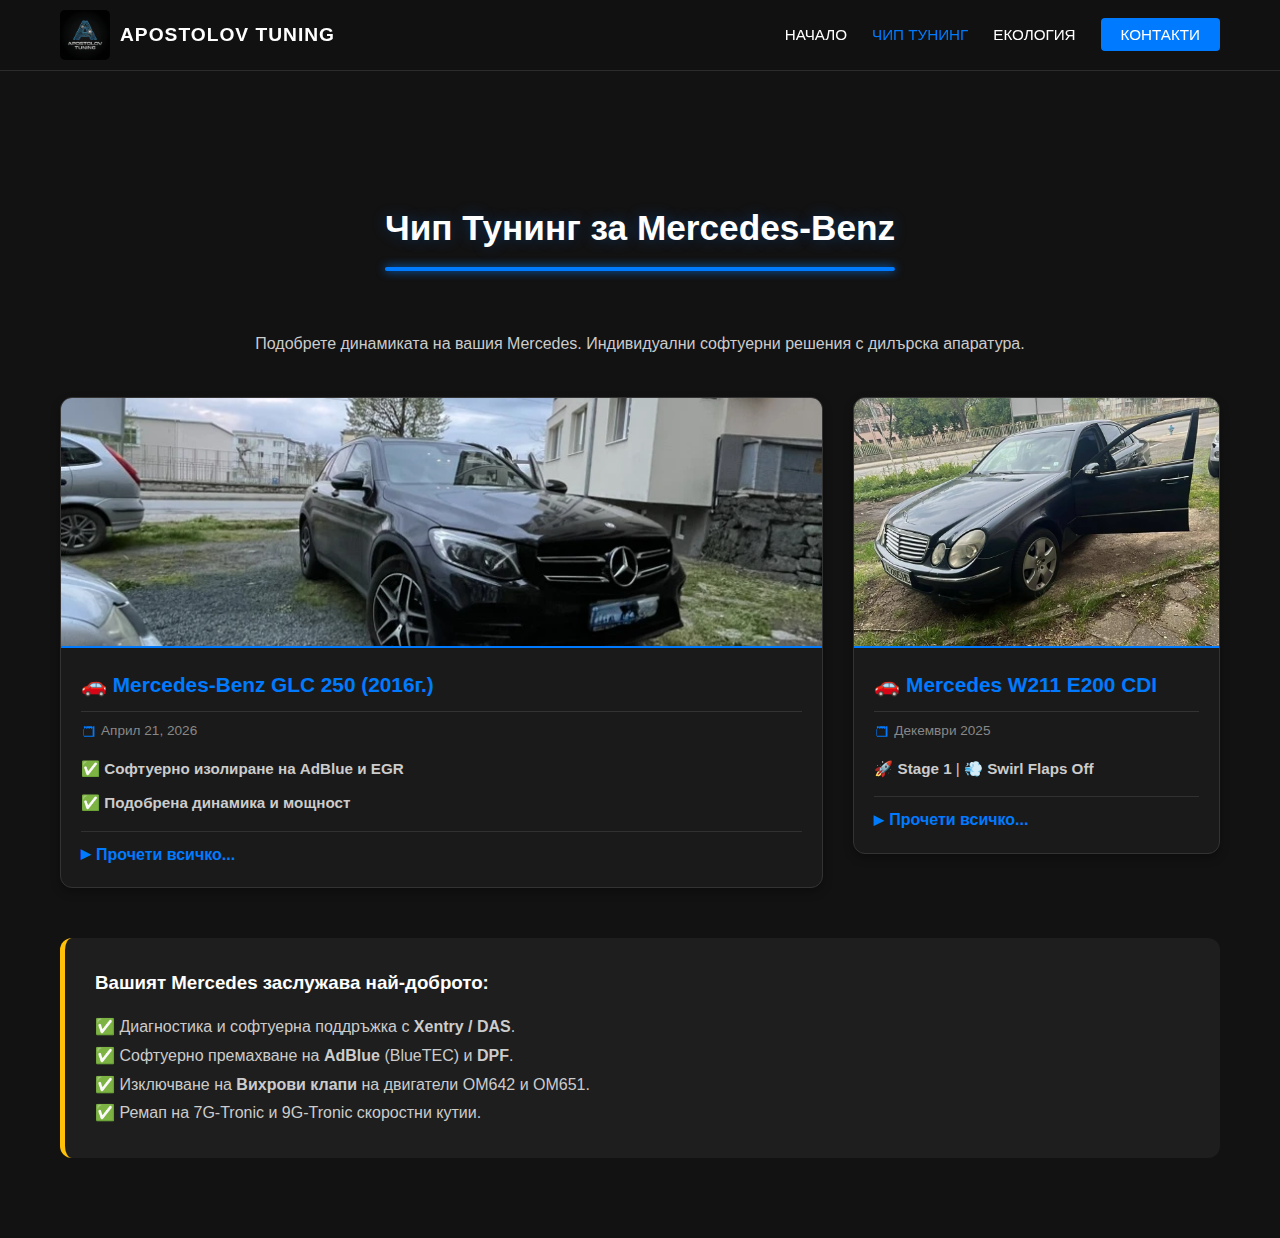
<file: chiptuning-mercedes.html>
<!DOCTYPE html>
<html lang="bg">
<head>
    <script async src="https://www.googletagmanager.com/gtag/js?id=G-2FNQPJVM4G"></script>
    <script>window.dataLayer=window.dataLayer||[];function gtag(){dataLayer.push(arguments);}gtag('js',new Date());gtag('config','G-2FNQPJVM4G');</script>
    <link rel="icon" href="assets/logo.webp" type="image/jpeg">
    <link rel="apple-touch-icon" href="assets/logo.webp">
    <meta charset="UTF-8">
    <meta name="viewport" content="width=device-width, initial-scale=1.0">
    <title>Чип Тунинг Mercedes-Benz Бургас - Ремап и Софтуер | Apostolov Tuning</title>
    <meta name="description" content="Експертен чип тунинг за Mercedes-Benz в Бургас. Диагностика с Xentry, изключване на AdBlue, DPF и EGR за модели W211, W212, W204, W205 и др.">
    <link rel="stylesheet" href="style.css">
    <style>
        .gallery-grid { align-items: start !important; }
        .project-card { height: auto !important; }
        .project-image-container { 
            height: 250px !important; 
            width: 100% !important; 
            object-fit: cover !important; 
            border-bottom: 2px solid var(--primary-color);
            position: relative;
            background-color: #000;
        }
        .project-image-container img { opacity: 0; z-index: 1; position: absolute; top: 0; left: 0; width: 100%; height: 100%; object-fit: cover; transition: opacity 0.3s ease; }
        .project-image-container img.active { opacity: 1; z-index: 2; position: relative !important; display: block; }
        .btn-collapse { background: none; border: none; color: var(--primary-color); cursor: pointer; font-weight: 600; font-size: 0.9rem; padding: 10px 0 0 0; display: block; width: 100%; text-align: left; }
    </style>
</head>
<body>
    <header>
        <div class="container header-content">
            <div class="logo">
                <a href="/" style="display:flex; gap:10px; align-items:center;">
                    <img src="assets/logo.webp" alt="Apostolov Tuning Logo">
                    <span class="brand-name">APOSTOLOV TUNING</span>
                </a>
            </div>
            <div class="mobile-socials">
                <a href="https://www.facebook.com/apostolovtuning" target="_blank" class="fb" aria-label="Facebook"><svg xmlns="http://www.w3.org/2000/svg" width="24" height="24" viewBox="0 0 24 24" fill="white"><path d="M9 8h-3v4h3v12h5v-12h3.642l.358-4h-4v-1.667c0-.955.192-1.333 1.115-1.333h2.885v-5h-3.808c-3.596 0-5.192 1.583-5.192 4.615v3.385z"/></svg></a>
                <a href="https://wa.me/359896084735" target="_blank" class="wa" aria-label="WhatsApp"><svg xmlns="http://www.w3.org/2000/svg" width="24" height="24" viewBox="0 0 24 24" fill="white"><path d="M.057 24l1.687-6.163c-1.041-1.804-1.588-3.849-1.588-5.946 0-6.556 5.332-11.891 11.891-11.891 3.181 0 6.167 1.24 8.413 3.488 2.246 2.248 3.484 5.232 3.484 8.403 0 6.556-5.332 11.89-11.891 11.89-2.015 0-3.991-.511-5.741-1.478l-6.255 1.697zm6.514-3.419c1.541.917 3.01 1.39 4.736 1.39 5.232 0 9.491-4.259 9.491-9.49 0-2.535-1-4.917-2.817-6.735s-4.201-2.817-6.735-2.817c-5.232 0-9.49 4.258-9.49 9.491 0 1.834.526 3.535 1.521 5.013l-.995 3.637 3.73-.999zm10.325-6.326c-.285-.143-1.688-.833-1.95-.928-.261-.095-.452-.143-.642.143-.19.285-.736.928-.903 1.118-.166.19-.332.214-.618.071-.285-.143-1.204-.443-2.293-1.415-.847-.756-1.419-1.689-1.586-1.974-.166-.285-.018-.439.124-.581.128-.127.285-.332.428-.499.143-.166.19-.285.285-.476.095-.19.047-.357-.024-.5-.071-.143-.642-1.546-.88-2.118-.231-.557-.465-.482-.642-.491-.166-.008-.356-.01-.547-.01s-.5.071-.761.357c-.261.285-1.001.977-1.001 2.381 0 1.404 1.022 2.76 1.165 2.951.143.19 2.012 3.073 4.874 4.311.68.294 1.212.469 1.625.6.683.218 1.305.187 1.797.114.549-.081 1.688-.69 1.926-1.356.238-.666.238-1.237.166-1.356-.071-.119-.261-.19-.547-.333z"/></svg></a>
                <a href="https://t.me/+359896084735" target="_blank" class="tg" aria-label="Telegram"><svg xmlns="http://www.w3.org/2000/svg" width="24" height="24" viewBox="0 0 24 24" fill="white"><path d="M20.665 3.717l-17.73 6.837c-1.21.486-1.203 1.161-.222 1.462l4.552 1.42 1.056 3.239c.127.352.064.492.446.492.296 0 .427-.135.592-.3l1.583-1.538 3.292 2.43c.606.334 1.043.16 1.194-.563l2.164-10.2c.221-.885-.336-1.284-1.116-.93l.001.001z"/></svg></a>
            </div>
            <nav>
                <ul class="nav-links">
                    <li><a href="/">Начало</a></li>
                    <li class="dropdown">
                        <div class="dropdown-link-wrapper">
                            <a href="chiptuning.html" style="color:var(--primary-color);">Чип Тунинг</a>
                            <span class="dropdown-toggle">▾</span>
                        </div>
                        <div class="dropdown-content">
                            <a href="chiptuning-vag.html">VAG (VW, Audi, Skoda)</a>
                            <a href="chiptuning-bmw.html">BMW (E, F, G серии)</a>
                            <a href="chiptuning-mercedes.html">Mercedes-Benz</a>
                            <a href="chiptuning-psa.html">PSA (Peugeot, Citroen)</a>
                            <a href="chiptuning-asian.html">Японски и Корейски</a>
                        </div>
                    </li>
                    <li><a href="eco-off.html">Екология</a></li>
                    <li><a href="/#contacts" class="btn-contact">Контакти</a></li>
                </ul>
                <div class="hamburger">
                    <span></span>
                    <span></span>
                    <span></span>
                </div>
            </nav>
        </div>
    </header>
    <main style="padding-top: 120px;">
        <section class="section">
            <div class="container">
                <h1 class="section-title">Чип Тунинг за Mercedes-Benz</h1>
                <p style="text-align:center; color:#ccc; max-width: 800px; margin: 0 auto 40px auto;">Подобрете динамиката на вашия Mercedes. Индивидуални софтуерни решения с дилърска апаратура.</p>

                <div class="gallery-grid">
                    <!-- Mercedes GLC 250 -->
                    <div class="gallery-item project-card" style="grid-column: span 2;">
                        <div class="project-image-container">
                            <button class="project-slider-btn prev" aria-label="Previous Image">&#10094;</button>
                            <img src="assets/mercedes-glc250-tuning-front-burgas.webp" alt="Mercedes GLC 250 2016 AdBlue EGR OFF Burgas - Apostolov Tuning" class="active" loading="lazy">
                            <img src="assets/mercedes-glc250-adblue-egr-off-burgas.webp" alt="Mercedes GLC 250 Flex Tuning Device" loading="lazy">
                            <img src="assets/mercedes-glc250-adblue-dash-burgas.webp" alt="Mercedes GLC 250 AdBlue Status No Errors" loading="lazy">
                            <img src="assets/mercedes-glc250-tuning-rear-burgas.webp" alt="Mercedes GLC 250 Stage 1 Remap Dynamic Upgrade" loading="lazy">
                            <button class="project-slider-btn next" aria-label="Next Image">&#10095;</button>
                        </div>
                        <div class="project-info">
                            <h3>🚗 Mercedes-Benz GLC 250 (2016г.)</h3>
                            <div class="project-date">
                                <svg xmlns="http://www.w3.org/2000/svg" width="14" height="14" viewBox="0 0 24 24"><path d="M20 20h-16v-11h16v11zm-3-12v-1h2v1h-2zm-4 0v-1h2v1h-2zm-4 0v-1h2v1h-2zm11-4v2h-1v-2h-10v2h-1v-2h-3v18h18v-18h-3zm-14 3h14v2h-14v-2z"/></svg>
                                Април 21, 2026
                            </div>
                            
                            <p>✅ <strong>Софтуерно изолиране на AdBlue и EGR</strong></p>
                            <p>✅ <strong>Подобрена динамика и мощност</strong></p>
                            
                            <details class="project-details">
                                <summary>Прочети всичко...</summary>
                                <div class="details-content">
                                    <p>Този <strong>Mercedes GLC 250 (2016)</strong> пристигна за софтуерно решение на проблемите с AdBlue и EGR системите. Тъй като става дума за модерен автомобил с висока стойност, сигурността при софтуерната намеса е от първостепенно значение.</p>
                                    
                                    <h4>🛠 Извършени услуги:</h4>
                                    <ul class="details-list">
                                        <li>🚀 <strong>Dynamic Upgrade:</strong> Оптимизация на софтуера за по-добра динамика и отзивчивост.</li>
                                        <li>✅ <strong>AdBlue OFF:</strong> Трайно премахване на грешките и ограниченията в пробега.</li>
                                        <li>✅ <strong>EGR OFF:</strong> Предотвратяване на наслоявания в смукателния колектор.</li>
                                    </ul>
                                    
                                    <h4>🚀 Резултатът:</h4>
                                    <p>„Колата върви на гръм! Стоян е професионалист, знае какво прави. Точен и коректен. Препоръчвам с две ръце!“ — сподели собственикът след теста.</p>
                                    
                                    <p>💻 <strong>Инструмент:</strong> Magic Motorsport FLEX (Original Slave)<br>
                                    📍 <strong>Локация:</strong> Бургас / Карнобат</p>
                                    
                                    <div style="margin-top: 15px;">
                                        <a href="https://www.google.com/maps/search/?api=1&query=Apostolov+Tuning&query_place_id=0xd9ab01742ca3824a" target="_blank" class="btn btn-review" style="font-size: 0.8rem; padding: 8px 15px;">
                                            ⭐ Виж отзива в Google Maps
                                        </a>
                                    </div>
                                </div>
                                <button class="btn-collapse" onclick="this.closest('details').removeAttribute('open')">Свий ↑</button>
                            </details>
                        </div>
                    </div>

                    <!-- Mercedes W211 -->
                    <div class="gallery-item project-card">
                        <div class="project-image-container">
                            <img src="assets/mercedes-w211-e200cdi-remap-burgas.webp" alt="Чип тунинг Mercedes W211 E200 CDI Stage 1 Xentry DAS Swirl Flaps" class="active" loading="lazy">
                        </div>
                        <div class="project-info">
                            <h3>🚗 Mercedes W211 E200 CDI</h3>
                            <div class="project-date">
                                <svg xmlns="http://www.w3.org/2000/svg" width="14" height="14" viewBox="0 0 24 24"><path d="M20 20h-16v-11h16v11zm-3-12v-1h2v1h-2zm-4 0v-1h2v1h-2zm-4 0v-1h2v1h-2zm11-4v2h-1v-2h-10v2h-1v-2h-3v18h18v-18h-3zm-14 3h14v2h-14v-2z"/></svg>
                                Декември 2025
                            </div>
                            <p>🚀 <strong>Stage 1</strong> | 💨 <strong>Swirl Flaps Off</strong></p>
                            
                            <details class="project-details">
                                <summary>Прочети всичко...</summary>
                                <div class="details-content">
                                    <p>🐢 122кс ↗️ 175кс ✈️<br>
                                    🐢 270нм ↗️ 380нм ✈️<br>
                                    🔥 Отключен фабричен потенциал</p>
                                </div>
                                <button class="btn-collapse" onclick="this.closest('details').removeAttribute('open')">Свий ↑</button>
                            </details>
                        </div>
                    </div>
                </div>

                <div style="margin-top: 50px; background: #1e1e1e; padding: 30px; border-radius: 12px; border-left: 5px solid #ffc107;">
                    <h3 style="color:white; margin-bottom: 15px;">Вашият Mercedes заслужава най-доброто:</h3>
                    <ul style="color:#ccc; line-height: 1.8;">
                        <li>✅ Диагностика и софтуерна поддръжка с <strong>Xentry / DAS</strong>.</li>
                        <li>✅ Софтуерно премахване на <strong>AdBlue</strong> (BlueTEC) и <strong>DPF</strong>.</li>
                        <li>✅ Изключване на <strong>Вихрови клапи</strong> на двигатели OM642 и OM651.</li>
                        <li>✅ Ремап на 7G-Tronic и 9G-Tronic скоростни кутии.</li>
                    </ul>
                </div>
            </div>
        </section>
    </main>
    <script src="script.js"></script>
</body>
</html>
</file>
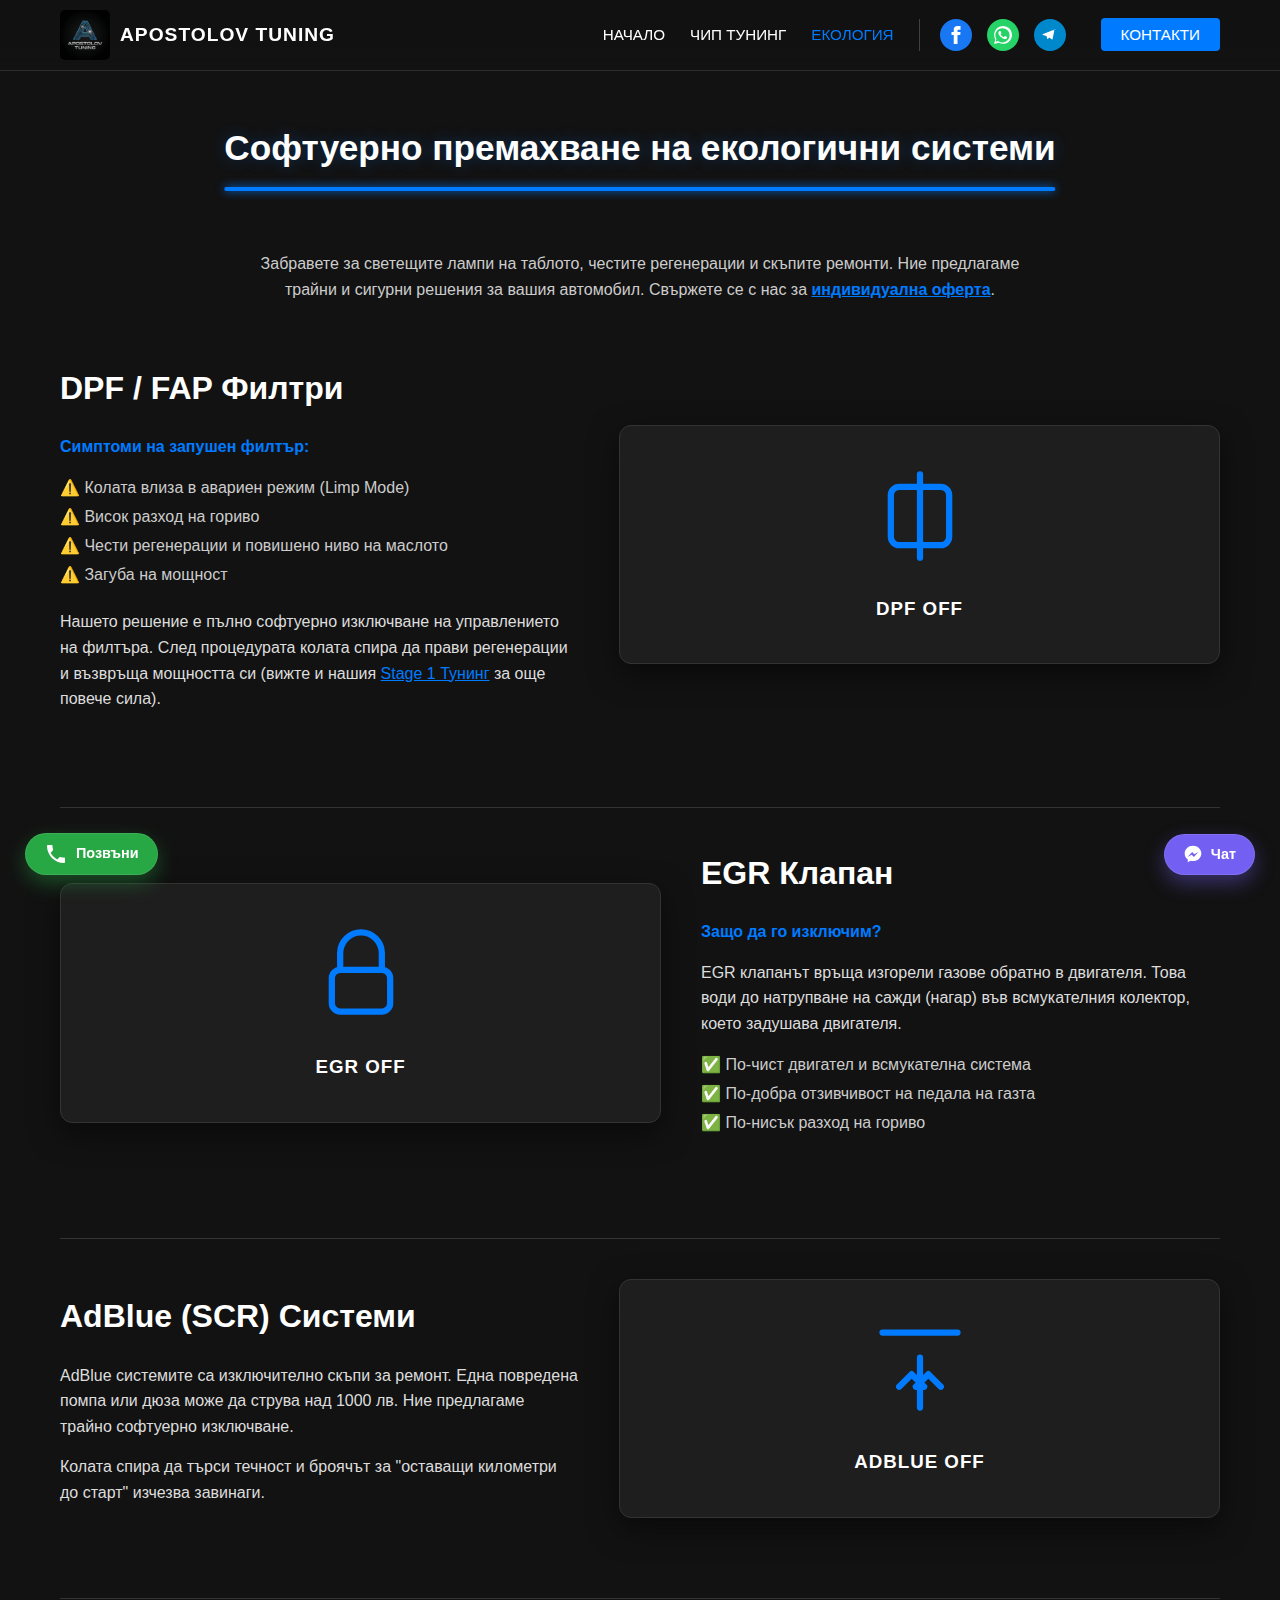
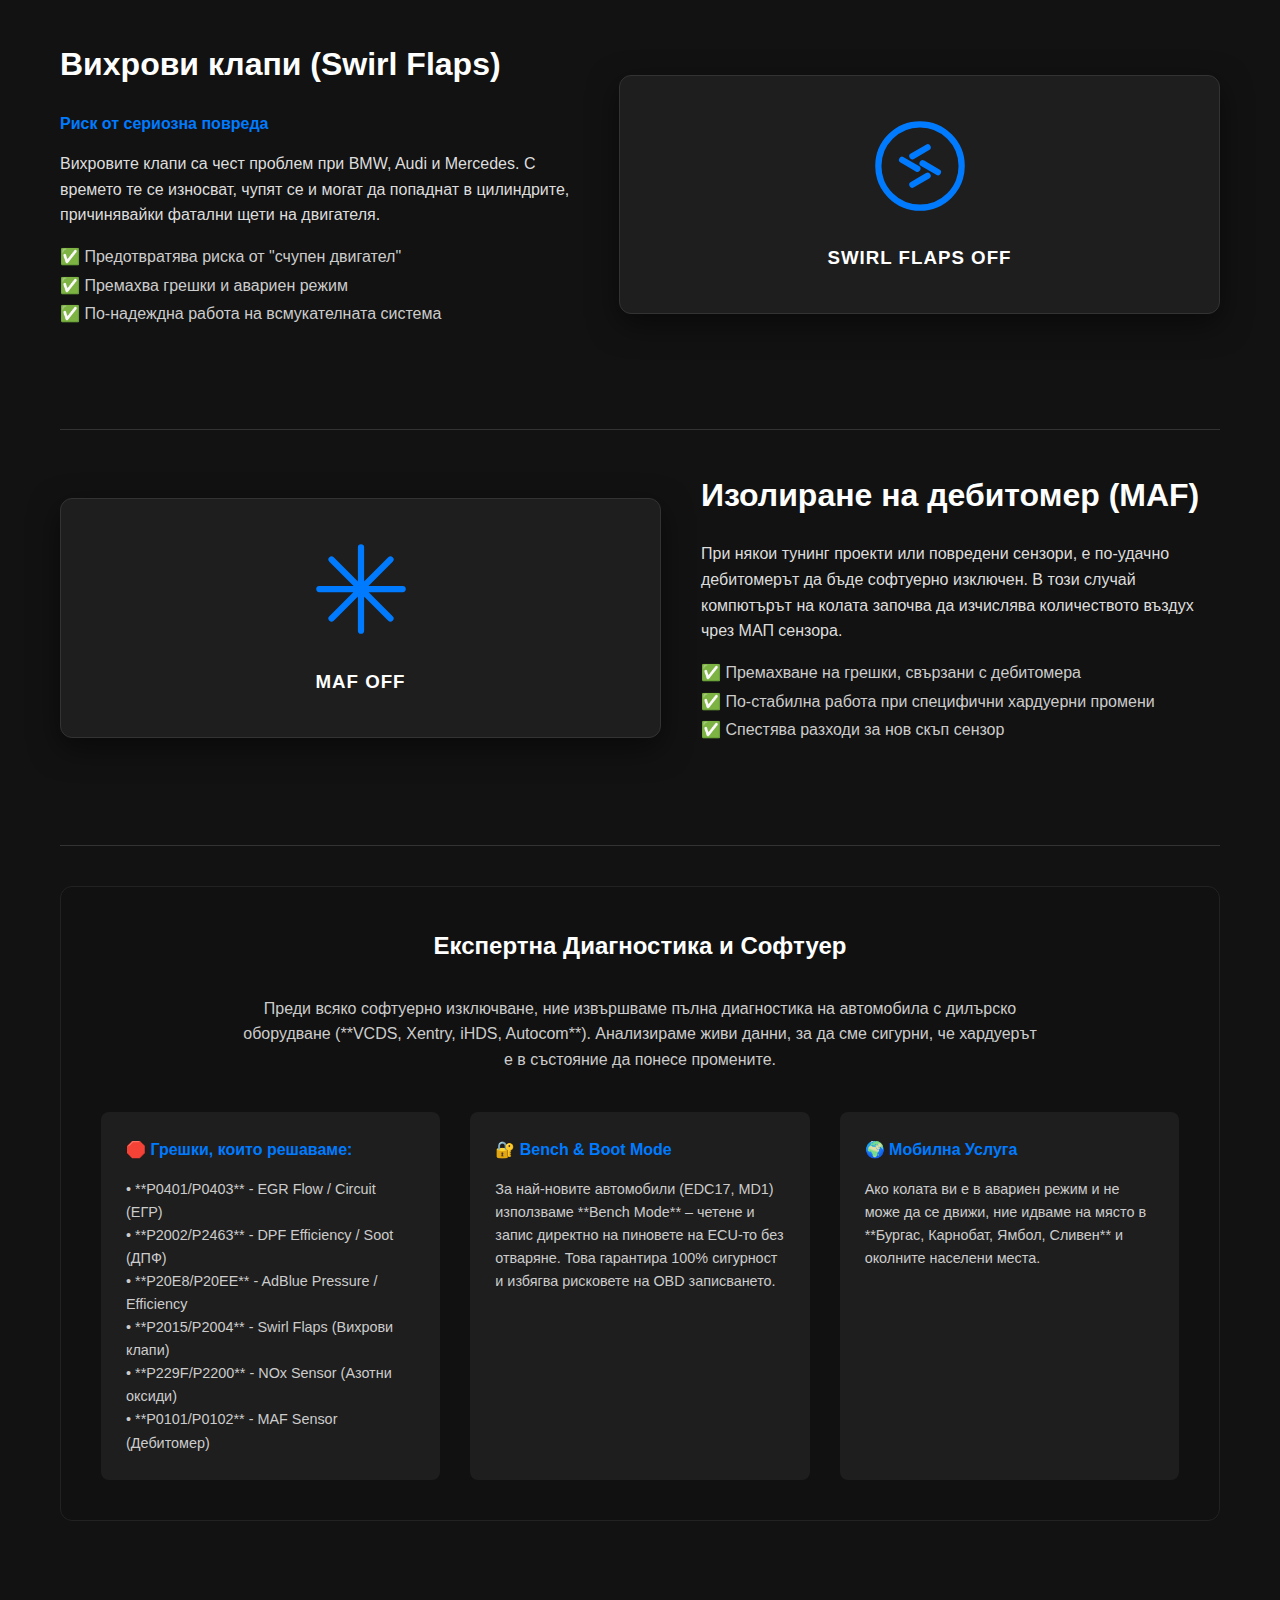
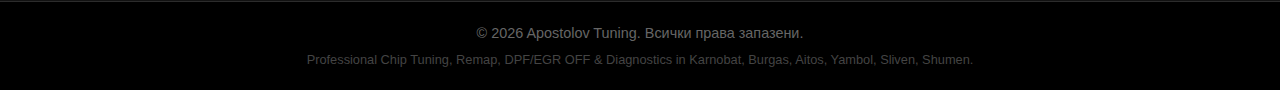
<file: eco-off.html>
<!-- 
  =======================================================
  WEBSITE CREATED BY: Stoyan Apostolov (Apostolov Tuning)
  DATE: January 2026
  COPYRIGHT: All rights reserved. 
  This code and design are the intellectual property of 
  Apostolov Tuning. Do not copy or reuse without permission.
  CONTACT: stoyan93work@gmail.com
  =======================================================
-->
<!DOCTYPE html>
<html lang="bg">
<head>
    <!-- Google tag (gtag.js) -->
    <script async src="https://www.googletagmanager.com/gtag/js?id=G-2FNQPJVM4G"></script>
    <script>
      window.dataLayer = window.dataLayer || [];
      function gtag(){dataLayer.push(arguments);}
      gtag('js', new Date());
      gtag('config', 'G-2FNQPJVM4G');
    </script>
    <link rel="icon" href="assets/logo.webp" type="image/jpeg">
    <link rel="apple-touch-icon" href="assets/logo.webp">
    <meta charset="UTF-8">
    <meta name="viewport" content="width=device-width, initial-scale=1.0">
    <title>Премахване на DPF, EGR и AdBlue Бургас | Apostolov Tuning</title>
    <meta name="description" content="Софтуерно премахване и изключване на DPF, EGR и AdBlue системи в Бургас и Карнобат. Трайно решение на проблеми с екологията и аварийни режими.">
    <meta name="keywords" content="DPF OFF Бургас, EGR OFF Бургас, AdBlue OFF Бургас, премахване на DPF, софтуерно изключване AdBlue, ремонт DPF, Apostolov Tuning">
    
    <!-- Open Graph -->
    <meta property="og:title" content="Проблеми с DPF/EGR? Решете ги завинаги!">
    <meta property="og:description" content="Софтуерно изключване на филтри за твърди частици и екологични системи. Гаранция за качество.">
    <meta property="og:image" content="https://apostolovtuning.com/assets/logo.webp">
    <meta property="og:image:type" content="image/jpeg">
    <meta property="og:image:width" content="500">
    <meta property="og:image:height" content="500">
    <meta property="og:url" content="https://apostolovtuning.com/eco-off.html">
    <meta property="og:type" content="website">
    <link rel="canonical" href="https://apostolovtuning.com/eco-off.html">

    <link rel="stylesheet" href="style.css">
</head>
<body>

    <!-- Навигация -->
    <header>
        <div class="container header-content">
            <div class="logo">
                <a href="/" style="display:flex; gap:10px; align-items:center;">
                    <img src="assets/logo.webp" alt="Apostolov Tuning Logo">
                    <span class="brand-name">APOSTOLOV TUNING</span>
                </a>
            </div>
            
            <!-- Мобилни социални иконки (скрити на десктоп) -->
            <div class="mobile-socials">
                <a href="https://www.facebook.com/apostolovtuning" target="_blank" class="fb" aria-label="Facebook"><svg xmlns="http://www.w3.org/2000/svg" width="24" height="24" viewBox="0 0 24 24" fill="white"><path d="M9 8h-3v4h3v12h5v-12h3.642l.358-4h-4v-1.667c0-.955.192-1.333 1.115-1.333h2.885v-5h-3.808c-3.596 0-5.192 1.583-5.192 4.615v3.385z"/></svg></a>
                <a href="https://wa.me/359896084735" target="_blank" class="wa" aria-label="WhatsApp"><svg xmlns="http://www.w3.org/2000/svg" width="24" height="24" viewBox="0 0 24 24" fill="white"><path d="M.057 24l1.687-6.163c-1.041-1.804-1.588-3.849-1.588-5.946 0-6.556 5.332-11.891 11.891-11.891 3.181 0 6.167 1.24 8.413 3.488 2.246 2.248 3.484 5.232 3.484 8.403 0 6.556-5.332 11.89-11.891 11.89-2.015 0-3.991-.511-5.741-1.478l-6.255 1.697zm6.514-3.419c1.541.917 3.01 1.39 4.736 1.39 5.232 0 9.491-4.259 9.491-9.49 0-2.535-1-4.917-2.817-6.735s-4.201-2.817-6.735-2.817c-5.232 0-9.49 4.258-9.49 9.491 0 1.834.526 3.535 1.521 5.013l-.995 3.637 3.73-.999zm10.325-6.326c-.285-.143-1.688-.833-1.95-.928-.261-.095-.452-.143-.642.143-.19.285-.736.928-.903 1.118-.166.19-.332.214-.618.071-.285-.143-1.204-.443-2.293-1.415-.847-.756-1.419-1.689-1.586-1.974-.166-.285-.018-.439.124-.581.128-.127.285-.332.428-.499.143-.166.19-.285.285-.476.095-.19.047-.357-.024-.5-.071-.143-.642-1.546-.88-2.118-.231-.557-.465-.482-.642-.491-.166-.008-.356-.01-.547-.01s-.5.071-.761.357c-.261.285-1.001.977-1.001 2.381 0 1.404 1.022 2.76 1.165 2.951.143.19 2.012 3.073 4.874 4.311.68.294 1.212.469 1.625.6.683.218 1.305.187 1.797.114.549-.081 1.688-.69 1.926-1.356.238-.666.238-1.237.166-1.356-.071-.119-.261-.19-.547-.333z"/></svg></a>
                <a href="https://t.me/+359896084735" target="_blank" class="tg" aria-label="Telegram"><svg xmlns="http://www.w3.org/2000/svg" width="24" height="24" viewBox="0 0 24 24" fill="white"><path d="M20.665 3.717l-17.73 6.837c-1.21.486-1.203 1.161-.222 1.462l4.552 1.42 1.056 3.239c.127.352.064.492.446.492.296 0 .427-.135.592-.3l1.583-1.538 3.292 2.43c.606.334 1.043.16 1.194-.563l2.164-10.2c.221-.885-.336-1.284-1.116-.93l.001.001z"/></svg></a>
            </div>

            <nav>
                <ul class="nav-links">
                    <li><a href="/">Начало</a></li>
                    <li><a href="chiptuning.html">Чип Тунинг</a></li>
                    <li><a href="eco-off.html" style="color:var(--primary-color);">Екология</a></li>
                    
                    <!-- Социални иконки -->
                    <li class="header-socials">
                        <a href="https://www.facebook.com/apostolovtuning" target="_blank" class="fb" aria-label="Facebook"><svg xmlns="http://www.w3.org/2000/svg" width="18" height="18" viewBox="0 0 24 24" fill="white"><path d="M9 8h-3v4h3v12h5v-12h3.642l.358-4h-4v-1.667c0-.955.192-1.333 1.115-1.333h2.885v-5h-3.808c-3.596 0-5.192 1.583-5.192 4.615v3.385z"/></svg></a>
                        <a href="https://wa.me/359896084735" target="_blank" class="wa" aria-label="WhatsApp"><svg xmlns="http://www.w3.org/2000/svg" width="18" height="18" viewBox="0 0 24 24" fill="white"><path d="M.057 24l1.687-6.163c-1.041-1.804-1.588-3.849-1.588-5.946 0-6.556 5.332-11.891 11.891-11.891 3.181 0 6.167 1.24 8.413 3.488 2.246 2.248 3.484 5.232 3.484 8.403 0 6.556-5.332 11.89-11.891 11.89-2.015 0-3.991-.511-5.741-1.478l-6.255 1.697zm6.514-3.419c1.541.917 3.01 1.39 4.736 1.39 5.232 0 9.491-4.259 9.491-9.49 0-2.535-1-4.917-2.817-6.735s-4.201-2.817-6.735-2.817c-5.232 0-9.49 4.258-9.49 9.491 0 1.834.526 3.535 1.521 5.013l-.995 3.637 3.73-.999zm10.325-6.326c-.285-.143-1.688-.833-1.95-.928-.261-.095-.452-.143-.642.143-.19.285-.736.928-.903 1.118-.166.19-.332.214-.618.071-.285-.143-1.204-.443-2.293-1.415-.847-.756-1.419-1.689-1.586-1.974-.166-.285-.018-.439.124-.581.128-.127.285-.332.428-.499.143-.166.19-.285.285-.476.095-.19.047-.357-.024-.5-.071-.143-.642-1.546-.88-2.118-.231-.557-.465-.482-.642-.491-.166-.008-.356-.01-.547-.01s-.5.071-.761.357c-.261.285-1.001.977-1.001 2.381 0 1.404 1.022 2.76 1.165 2.951.143.19 2.012 3.073 4.874 4.311.68.294 1.212.469 1.625.6.683.218 1.305.187 1.797.114.549-.081 1.688-.69 1.926-1.356.238-.666.238-1.237.166-1.356-.071-.119-.261-.19-.547-.333z"/></svg></a>
                        <a href="https://t.me/+359896084735" target="_blank" class="tg" aria-label="Telegram"><svg xmlns="http://www.w3.org/2000/svg" width="18" height="18" viewBox="0 0 24 24" fill="white"><path d="M20.665 3.717l-17.73 6.837c-1.21.486-1.203 1.161-.222 1.462l4.552 1.42 1.056 3.239c.127.352.064.492.446.492.296 0 .427-.135.592-.3l1.583-1.538 3.292 2.43c.606.334 1.043.16 1.194-.563l2.164-10.2c.221-.885-.336-1.284-1.116-.93l.001.001z"/></svg></a>
                    </li>

                    <li><a href="/#contacts" class="btn-contact">Контакти</a></li>
                </ul>
                <div class="hamburger">
                    <span></span>
                    <span></span>
                    <span></span>
                </div>
            </nav>
        </div>
    </header>

    <main>
        <section class="section" style="padding-top: 120px;">
            <div class="container">
                
                <h2 class="section-title">Софтуерно премахване на екологични системи</h2>
                <p style="text-align:center; max-width:800px; margin:0 auto 60px auto; color:#ccc;">Забравете за светещите лампи на таблото, честите регенерации и скъпите ремонти. Ние предлагаме трайни и сигурни решения за вашия автомобил. Свържете се с нас за <a href="/#contacts" style="color:var(--primary-color); text-decoration:underline; font-weight:bold;">индивидуална оферта</a>.</p>

                <!-- DPF Секция -->
                <div class="service-detail-row" style="display: flex; flex-wrap: wrap; gap: 40px; margin-bottom: 80px; align-items: center;">
                    <div class="text-col" style="flex: 1; min-width: 300px;">
                        <h2 style="color:white; margin-bottom: 20px; font-size: 2rem;">DPF / FAP Филтри</h2>
                        <h4 style="color:var(--primary-color); margin-bottom: 15px;">Симптоми на запушен филтър:</h4>
                        <ul style="color:#ccc; line-height: 1.8; margin-bottom: 20px;">
                            <li>⚠️ Колата влиза в авариен режим (Limp Mode)</li>
                            <li>⚠️ Висок разход на гориво</li>
                            <li>⚠️ Чести регенерации и повишено ниво на маслото</li>
                            <li>⚠️ Загуба на мощност</li>
                        </ul>
                        <p style="color:#ddd; margin-bottom: 15px;">Нашето решение е пълно софтуерно изключване на управлението на филтъра. След процедурата колата спира да прави регенерации и възвръща мощността си (вижте и нашия <a href="chiptuning.html" style="color:var(--primary-color); text-decoration:underline;">Stage 1 Тунинг</a> за още повече сила).</p>
                    </div>
                    <div class="img-col" style="flex: 1; min-width: 300px; background: #1e1e1e; padding: 40px; border-radius: 12px; text-align: center; border: 1px solid #333; box-shadow: 0 10px 30px rgba(0,0,0,0.5);">
                        <svg width="100" height="100" viewBox="0 0 24 24" fill="none" stroke="var(--primary-color)" stroke-width="1.5" stroke-linecap="round" stroke-linejoin="round"><path d="M12 2v20M17 5H7a2 2 0 0 0-2 2v10a2 2 0 0 0 2 2h10a2 2 0 0 0 2-2V7a2 2 0 0 0-2-2z"/></svg>
                        <h3 style="color:white; margin-top: 20px; letter-spacing: 1px;">DPF OFF</h3>
                    </div>
                </div>

                <hr style="border: 0; border-top: 1px solid #333; margin: 40px 0;">

                <!-- EGR Секция -->
                <div class="service-detail-row" style="display: flex; flex-wrap: wrap; gap: 40px; margin-bottom: 80px; align-items: center; flex-direction: row-reverse;">
                    <div class="text-col" style="flex: 1; min-width: 300px;">
                        <h2 style="color:white; margin-bottom: 20px; font-size: 2rem;">EGR Клапан</h2>
                        <h4 style="color:var(--primary-color); margin-bottom: 15px;">Защо да го изключим?</h4>
                        <p style="color:#ddd; margin-bottom: 15px;">EGR клапанът връща изгорели газове обратно в двигателя. Това води до натрупване на сажди (нагар) във всмукателния колектор, което задушава двигателя.</p>
                        <ul style="color:#ccc; line-height: 1.8; margin-bottom: 20px;">
                            <li>✅ По-чист двигател и всмукателна система</li>
                            <li>✅ По-добра отзивчивост на педала на газта</li>
                            <li>✅ По-нисък разход на гориво</li>
                        </ul>
                    </div>
                    <div class="img-col" style="flex: 1; min-width: 300px; background: #1e1e1e; padding: 40px; border-radius: 12px; text-align: center; border: 1px solid #333; box-shadow: 0 10px 30px rgba(0,0,0,0.5);">
                        <svg width="100" height="100" viewBox="0 0 24 24" fill="none" stroke="var(--primary-color)" stroke-width="1.5" stroke-linecap="round" stroke-linejoin="round"><path d="M7 11V7a5 5 0 0 1 10 0v4"/><rect x="5" y="11" width="14" height="10" rx="2"/></svg>
                        <h3 style="color:white; margin-top: 20px; letter-spacing: 1px;">EGR OFF</h3>
                    </div>
                </div>

                <hr style="border: 0; border-top: 1px solid #333; margin: 40px 0;">

                <!-- AdBlue Секция -->
                <div class="service-detail-row" style="display: flex; flex-wrap: wrap; gap: 40px; margin-bottom: 80px; align-items: center;">
                    <div class="text-col" style="flex: 1; min-width: 300px;">
                        <h2 style="color:white; margin-bottom: 20px; font-size: 2rem;">AdBlue (SCR) Системи</h2>
                        <p style="color:#ddd; margin-bottom: 15px;">AdBlue системите са изключително скъпи за ремонт. Една повредена помпа или дюза може да струва над 1000 лв. Ние предлагаме трайно софтуерно изключване.</p>
                        <p style="color:#ddd;">Колата спира да търси течност и броячът за "оставащи километри до старт" изчезва завинаги.</p>
                    </div>
                    <div class="img-col" style="flex: 1; min-width: 300px; background: #1e1e1e; padding: 40px; border-radius: 12px; text-align: center; border: 1px solid #333; box-shadow: 0 10px 30px rgba(0,0,0,0.5);">
                        <svg width="100" height="100" viewBox="0 0 24 24" fill="none" stroke="var(--primary-color)" stroke-width="1.5" stroke-linecap="round" stroke-linejoin="round"><path d="m7 16 3-3 3 3M17 16l-3-3-3 3M12 21V9M3 3h18"/></svg>
                        <h3 style="color:white; margin-top: 20px; letter-spacing: 1px;">ADBLUE OFF</h3>
                    </div>
                </div>

                <hr style="border: 0; border-top: 1px solid #333; margin: 40px 0;">

                <!-- Swirl Flaps Секция -->
                <div class="service-detail-row" style="display: flex; flex-wrap: wrap; gap: 40px; margin-bottom: 80px; align-items: center;">
                    <div class="text-col" style="flex: 1; min-width: 300px;">
                        <h2 style="color:white; margin-bottom: 20px; font-size: 2rem;">Вихрови клапи (Swirl Flaps)</h2>
                        <h4 style="color:var(--primary-color); margin-bottom: 15px;">Риск от сериозна повреда</h4>
                        <p style="color:#ddd; margin-bottom: 15px;">Вихровите клапи са чест проблем при BMW, Audi и Mercedes. С времето те се износват, чупят се и могат да попаднат в цилиндрите, причинявайки фатални щети на двигателя.</p>
                        <ul style="color:#ccc; line-height: 1.8; margin-bottom: 20px;">
                            <li>✅ Предотвратява риска от "счупен двигател"</li>
                            <li>✅ Премахва грешки и авариен режим</li>
                            <li>✅ По-надеждна работа на всмукателната система</li>
                        </ul>
                    </div>
                    <div class="img-col" style="flex: 1; min-width: 300px; background: #1e1e1e; padding: 40px; border-radius: 12px; text-align: center; border: 1px solid #333; box-shadow: 0 10px 30px rgba(0,0,0,0.5);">
                        <svg width="100" height="100" viewBox="0 0 24 24" fill="none" stroke="var(--primary-color)" stroke-width="1.5" stroke-linecap="round" stroke-linejoin="round"><path d="M12 22c5.523 0 10-4.477 10-10S17.523 2 12 2 2 6.477 2 12s4.477 10 10 10z"/><path d="m13.83 7.53-3.66 2.12"/><path d="m16.29 13.47-3.66-2.12"/><path d="m7.71 10.53 3.66 2.12"/><path d="m10.17 16.47 3.66-2.12"/></svg>
                        <h3 style="color:white; margin-top: 20px; letter-spacing: 1px;">SWIRL FLAPS OFF</h3>
                    </div>
                </div>

                <hr style="border: 0; border-top: 1px solid #333; margin: 40px 0;">

                <!-- MAF Секция -->
                <div class="service-detail-row" style="display: flex; flex-wrap: wrap; gap: 40px; align-items: center; flex-direction: row-reverse; margin-bottom: 80px;">
                    <div class="text-col" style="flex: 1; min-width: 300px;">
                        <h2 style="color:white; margin-bottom: 20px; font-size: 2rem;">Изолиране на дебитомер (MAF)</h2>
                        <p style="color:#ddd; margin-bottom: 15px;">При някои тунинг проекти или повредени сензори, е по-удачно дебитомерът да бъде софтуерно изключен. В този случай компютърът на колата започва да изчислява количеството въздух чрез МАП сензора.</p>
                        <ul style="color:#ccc; line-height: 1.8; margin-bottom: 20px;">
                            <li>✅ Премахване на грешки, свързани с дебитомера</li>
                            <li>✅ По-стабилна работа при специфични хардуерни промени</li>
                            <li>✅ Спестява разходи за нов скъп сензор</li>
                        </ul>
                    </div>
                    <div class="img-col" style="flex: 1; min-width: 300px; background: #1e1e1e; padding: 40px; border-radius: 12px; text-align: center; border: 1px solid #333; box-shadow: 0 10px 30px rgba(0,0,0,0.5);">
                        <svg width="100" height="100" viewBox="0 0 24 24" fill="none" stroke="var(--primary-color)" stroke-width="1.5" stroke-linecap="round" stroke-linejoin="round"><path d="M2 12h20M12 2v20M4.93 4.93l14.14 14.14M4.93 19.07L19.07 4.93"/></svg>
                        <h3 style="color:white; margin-top: 20px; letter-spacing: 1px;">MAF OFF</h3>
                    </div>
                </div>

                <hr style="border: 0; border-top: 1px solid #333; margin: 40px 0;">

                <!-- Expert Diagnostics Section -->
                <div class="technical-expertise" style="background: #111; padding: 40px; border-radius: 12px; border: 1px solid #222;">
                    <h2 style="color:white; text-align: center; margin-bottom: 30px;">Експертна Диагностика и Софтуер</h2>
                    <p style="color:#ccc; text-align: center; max-width: 800px; margin: 0 auto 40px auto;">
                        Преди всяко софтуерно изключване, ние извършваме пълна диагностика на автомобила с дилърско оборудване (**VCDS, Xentry, iHDS, Autocom**). Анализираме живи данни, за да сме сигурни, че хардуерът е в състояние да понесе промените.
                    </p>
                    
                    <div style="display: grid; grid-template-columns: repeat(auto-fit, minmax(280px, 1fr)); gap: 30px;">
                        <div style="background:#1e1e1e; padding: 25px; border-radius: 8px;">
                            <h4 style="color:var(--primary-color); margin-bottom: 15px;">🛑 Грешки, които решаваме:</h4>
                            <ul style="color:#ccc; font-size: 0.9rem; line-height: 1.6; list-style: none; padding: 0;">
                                <li>• **P0401/P0403** - EGR Flow / Circuit (ЕГР)</li>
                                <li>• **P2002/P2463** - DPF Efficiency / Soot (ДПФ)</li>
                                <li>• **P20E8/P20EE** - AdBlue Pressure / Efficiency</li>
                                <li>• **P2015/P2004** - Swirl Flaps (Вихрови клапи)</li>
                                <li>• **P229F/P2200** - NOx Sensor (Азотни оксиди)</li>
                                <li>• **P0101/P0102** - MAF Sensor (Дебитомер)</li>
                            </ul>
                        </div>
                        <div style="background:#1e1e1e; padding: 25px; border-radius: 8px;">
                            <h4 style="color:var(--primary-color); margin-bottom: 15px;">🔐 Bench & Boot Mode</h4>
                            <p style="color:#ccc; font-size: 0.9rem; line-height: 1.6;">
                                За най-новите автомобили (EDC17, MD1) използваме **Bench Mode** – четене и запис директно на пиновете на ECU-то без отваряне. Това гарантира 100% сигурност и избягва рисковете на OBD записването.
                            </p>
                        </div>
                        <div style="background:#1e1e1e; padding: 25px; border-radius: 8px;">
                            <h4 style="color:var(--primary-color); margin-bottom: 15px;">🌍 Мобилна Услуга</h4>
                            <p style="color:#ccc; font-size: 0.9rem; line-height: 1.6;">
                                Ако колата ви е в авариен режим и не може да се движи, ние идваме на място в **Бургас, Карнобат, Ямбол, Сливен** и околните населени места.
                            </p>
                        </div>
                    </div>
                </div>

            </div>
        </section>

            </div>
        </section>
    </main>

    <footer>
        <div class="container">
            <p>&copy; 2026 Apostolov Tuning. Всички права запазени.</p>
            <p style="font-size: 0.8rem; color: #444; margin-top: 5px;">Professional Chip Tuning, Remap, DPF/EGR OFF & Diagnostics in Karnobat, Burgas, Aitos, Yambol, Sliven, Shumen.</p>
        </div>
    </footer>

    <a href="tel:+359896084735" class="floating-call">
        <svg width="24" height="24" viewBox="0 0 24 24" fill="white"><path d="M6.62 10.79c1.44 2.83 3.76 5.14 6.59 6.59l2.2-2.2c.27-.27.67-.36 1.02-.24 1.12.37 2.33.57 3.57.57.55 0 1 .45 1 1V20c0 .55-.45 1-1 1-9.39 0-17-7.61-17-17 0-.55.45-1 1-1h3.5c.55 0 1 .45 1 1 0 1.25.2 2.45.57 3.57.11.35.03.74-.25 1.02l-2.2 2.2z"/></svg>
        <span>Позвъни</span>
    </a>

    <!-- Плаващ чат бутон -->
    <a href="https://m.me/apostolovtuning" target="_blank" class="floating-chat">
        <svg width="24" height="24" class="chat-icon" viewBox="0 0 24 24"><path d="M12 2C6.477 2 2 6.145 2 11.258c0 2.908 1.463 5.503 3.746 7.202V22l3.39-1.858c.882.245 1.803.38 2.864.38 5.523 0 10-4.145 10-9.258C22 6.145 17.523 2 12 2zm1.06 13.5l-2.58-2.75-5.04 2.75 5.54-5.88 2.62 2.75 4.96-2.75-5.5 5.88z" fill="white"/></svg>
        <span>Чат</span>
    </a>

    <script src="script.js"></script>
</body>
</html>
</file>
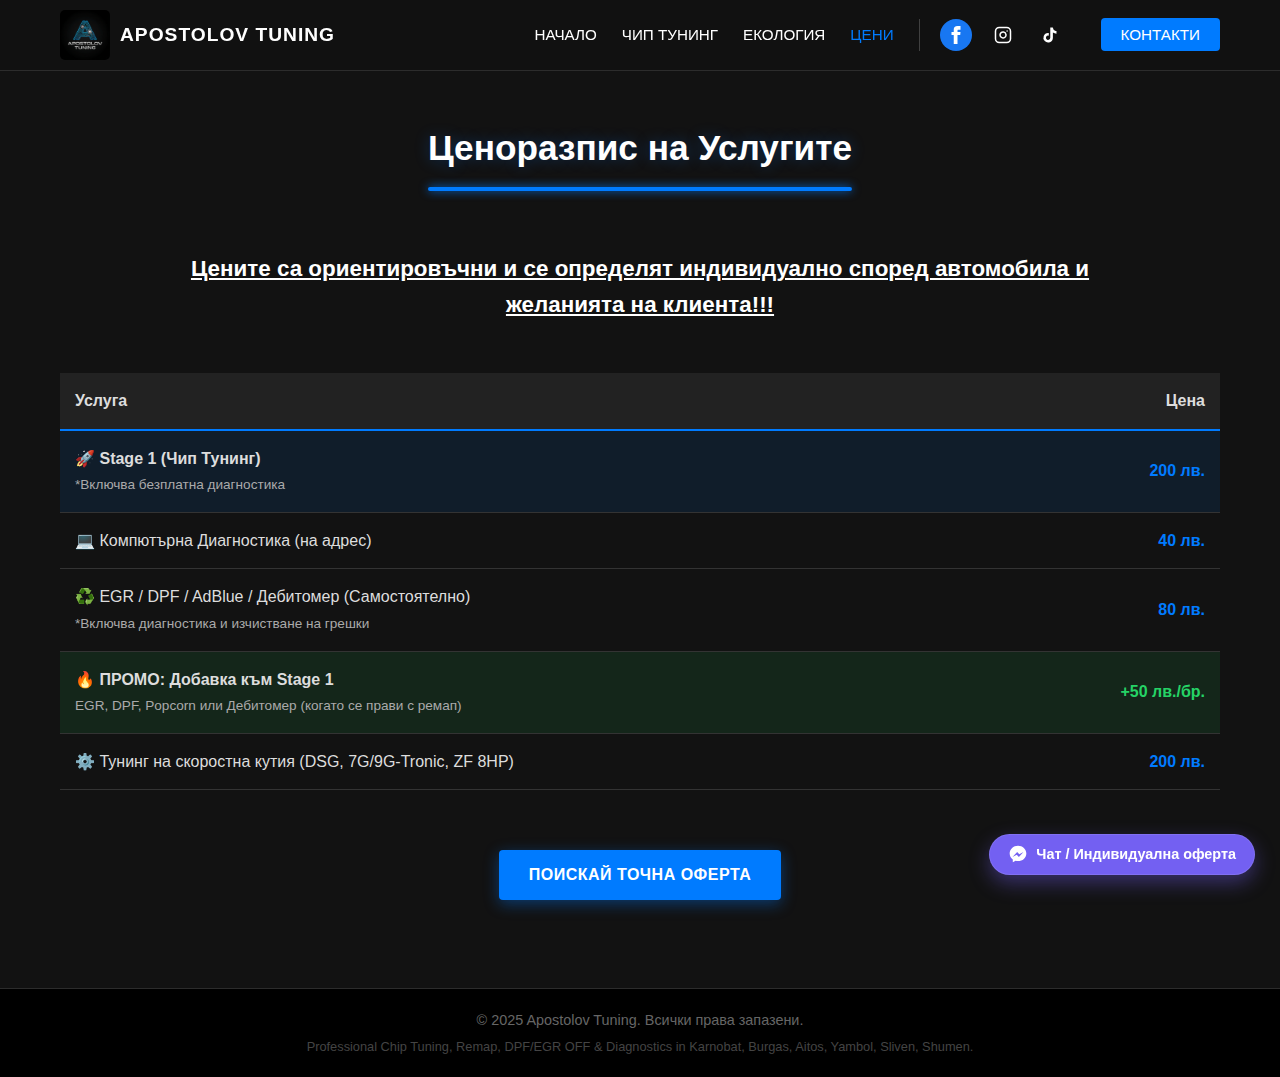
<file: prices.html>
<!DOCTYPE html>
<html lang="bg">
<head>
    <meta charset="UTF-8">
    <meta name="viewport" content="width=device-width, initial-scale=1.0">
    <title>Цени за Чип Тунинг и Софтуерни Услуги | Apostolov Tuning</title>
    <meta name="description" content="Ориентировъчни цени за чип тунинг, премахване на DPF/EGR и диагностика в Карнобат, Айтос, Бургас, Ямбол, Сливен и Шумен.">
    <meta name="keywords" content="цени чип тунинг, цени диагностика, chip tuning prices, tuning karnobat, dpf off price">
    
    <!-- Open Graph -->
    <meta property="og:title" content="Цени - Apostolov Tuning">
    <meta property="og:description" content="Вижте нашите цени за софтуерни услуги.">
    <meta property="og:image" content="assets/logo.jpeg">
    <meta property="og:type" content="website">

    <link rel="stylesheet" href="style.css">
</head>
<body>

    <!-- Навигация -->
    <header>
        <div class="container header-content">
            <div class="logo">
                <a href="index.html" style="display:flex; gap:10px; align-items:center;">
                    <img src="assets/logo.jpeg" alt="Apostolov Tuning Logo">
                    <span class="brand-name">APOSTOLOV TUNING</span>
                </a>
            </div>
            <nav>
                <ul class="nav-links">
                    <li><a href="index.html">Начало</a></li>
                    <li><a href="chiptuning.html">Чип Тунинг</a></li>
                    <li><a href="eco-off.html">Екология</a></li>
                    <li><a href="prices.html" style="color:var(--primary-color);">Цени</a></li>

                    <!-- Социални иконки -->
                    <li class="header-socials">
                        <a href="https://www.facebook.com/apostolovtuning" target="_blank" class="fb" aria-label="Facebook"><svg xmlns="http://www.w3.org/2000/svg" width="18" height="18" viewBox="0 0 24 24" fill="white"><path d="M9 8h-3v4h3v12h5v-12h3.642l.358-4h-4v-1.667c0-.955.192-1.333 1.115-1.333h2.885v-5h-3.808c-3.596 0-5.192 1.583-5.192 4.615v3.385z"/></svg></a>
                        <a href="https://instagram.com/apostolovtuning" target="_blank" class="insta" aria-label="Instagram"><svg xmlns="http://www.w3.org/2000/svg" width="18" height="18" viewBox="0 0 24 24" fill="none" stroke="white" stroke-width="2" stroke-linecap="round" stroke-linejoin="round"><rect x="2" y="2" width="20" height="20" rx="5" ry="5"></rect><path d="M16 11.37A4 4 0 1 1 12.63 8 4 4 0 0 1 16 11.37z"></path><line x1="17.5" y1="6.5" x2="17.51" y2="6.5"></line></svg></a>
                        <a href="https://www.tiktok.com/@apostolovtuning" target="_blank" class="tiktok" aria-label="TikTok"><svg xmlns="http://www.w3.org/2000/svg" width="18" height="18" viewBox="0 0 24 24" fill="white"><path d="M19.59 6.69a4.83 4.83 0 0 1-3.77-4.25V2h-3.45v13.67a2.89 2.89 0 0 1-5.2 1.74 2.89 2.89 0 0 1 2.31-4.64 2.93 2.93 0 0 1 .88.13V9.4a6.84 6.84 0 0 0-1-.05A6.33 6.33 0 0 0 5 20.1a6.34 6.34 0 0 0 10.86-4.43v-7a8.16 8.16 0 0 0 4.77 1.52v-3.4a4.85 4.85 0 0 1-1-.1z"/></svg></a>
                    </li>

                    <li><a href="index.html#contacts" class="btn-contact">Контакти</a></li>
                </ul>
                <div class="hamburger">
                    <span></span>
                    <span></span>
                    <span></span>
                </div>
            </nav>
        </div>
    </header>

    <main>
        <section class="section" style="padding-top: 120px;">
            <div class="container">
                <h2 class="section-title">Ценоразпис на Услугите</h2>
                <p style="text-align:center; color:#fff; margin-bottom:50px; max-width:900px; margin-left:auto; margin-right:auto; font-size: 1.4rem; font-weight: bold; text-decoration: underline;">
                    Цените са ориентировъчни и се определят индивидуално според автомобила и желанията на клиента!!!
                </p>

                <div class="price-table-container">
                    <table style="width:100%; border-collapse: collapse; color:#ddd;">
                        <thead>
                            <tr style="background-color:#222; border-bottom: 2px solid var(--primary-color);">
                                <th style="padding:15px; text-align:left;">Услуга</th>
                                <th style="padding:15px; text-align:right;">Цена</th>
                            </tr>
                        </thead>
                        <tbody>
                            <!-- ОСНОВНИ УСЛУГИ -->
                            <tr style="border-bottom: 1px solid #333; background-color: rgba(0, 123, 255, 0.1);">
                                <td style="padding:15px;">🚀 <strong>Stage 1 (Чип Тунинг)</strong><br><span style="font-size:0.85rem; color:#aaa;">*Включва безплатна диагностика</span></td>
                                <td style="padding:15px; text-align:right; font-weight:bold; color:var(--primary-color);">200 лв.</td>
                            </tr>
                            <tr style="border-bottom: 1px solid #333;">
                                <td style="padding:15px;">💻 Компютърна Диагностика (на адрес)</td>
                                <td style="padding:15px; text-align:right; font-weight:bold; color:var(--primary-color);">40 лв.</td>
                            </tr>

                            <!-- ЕКОЛОГИЯ (САМОСТОЯТЕЛНО) -->
                            <tr style="border-bottom: 1px solid #333;">
                                <td style="padding:15px;">♻️ EGR / DPF / AdBlue / Дебитомер (Самостоятелно)<br><span style="font-size:0.85rem; color:#aaa;">*Включва диагностика и изчистване на грешки</span></td>
                                <td style="padding:15px; text-align:right; font-weight:bold; color:var(--primary-color);">80 лв.</td>
                            </tr>

                            <!-- ПРОМО ПАКЕТИ -->
                            <tr style="border-bottom: 1px solid #333; background-color: rgba(37, 211, 102, 0.1);">
                                <td style="padding:15px;">🔥 <strong>ПРОМО: Добавка към Stage 1</strong><br><span style="font-size:0.85rem; color:#aaa;">EGR, DPF, Popcorn или Дебитомер (когато се прави с ремап)</span></td>
                                <td style="padding:15px; text-align:right; font-weight:bold; color:#25D366;">+50 лв./бр.</td>
                            </tr>

                            <tr style="border-bottom: 1px solid #333;">
                                <td style="padding:15px;">⚙️ Тунинг на скоростна кутия (DSG, 7G/9G-Tronic, ZF 8HP)</td>
                                <td style="padding:15px; text-align:right; font-weight:bold; color:var(--primary-color);">200 лв.</td>
                            </tr>
                        </tbody>
                    </table>
                </div>

                <div style="text-align:center; margin-top:60px;">
                    <a href="https://m.me/apostolovtuning" target="_blank" class="btn btn-primary">Поискай точна оферта</a>
                </div>

            </div>
        </section>
    </main>

    <footer>
        <div class="container">
            <p>&copy; 2025 Apostolov Tuning. Всички права запазени.</p>
            <p style="font-size: 0.8rem; color: #444; margin-top: 5px;">Professional Chip Tuning, Remap, DPF/EGR OFF & Diagnostics in Karnobat, Burgas, Aitos, Yambol, Sliven, Shumen.</p>
        </div>
    </footer>

    <!-- Плаващ чат -->
    <a href="https://m.me/apostolovtuning" target="_blank" class="floating-chat">
        <svg width="24" height="24" class="chat-icon" viewBox="0 0 24 24"><path d="M12 2C6.477 2 2 6.145 2 11.258c0 2.908 1.463 5.503 3.746 7.202V22l3.39-1.858c.882.245 1.803.38 2.864.38 5.523 0 10-4.145 10-9.258C22 6.145 17.523 2 12 2zm1.06 13.5l-2.58-2.75-5.04 2.75 5.54-5.88 2.62 2.75 4.96-2.75-5.5 5.88z" fill="white"/></svg>
        <span>Чат / Индивидуална оферта</span>
    </a>

    <script src="script.js"></script>
</body>
</html>
</file>
<file: style.css>
/* --- Reset & Base Styles --- */
:root {
    --primary-color: #007bff; /* Електриково синьо */
    --primary-dark: #0056b3;
    --text-color: #e0e0e0;
    --bg-dark: #121212;
    --bg-card: #1e1e1e;
    --bg-header: rgba(18, 18, 18, 0.95);
    --accent-gray: #2c2c2c;
    --transition: all 0.3s ease;
}

* {
    margin: 0;
    padding: 0;
    box-sizing: border-box;
}

html, body {
    overflow-x: hidden; /* Prevent horizontal scroll */
}

body {
    font-family: 'Segoe UI', Roboto, Helvetica, Arial, sans-serif;
    background-color: var(--bg-dark);
    color: var(--text-color);
    line-height: 1.6;
    padding-top: 0;
    margin: 0;
}

a {
    text-decoration: none;
    color: inherit;
    transition: var(--transition);
}

ul {
    list-style: none;
}

img {
    max-width: 100%;
    display: block;
}

.container {
    max-width: 1200px;
    margin: 0 auto;
    padding: 0 20px;
}

/* --- Header & Navigation --- */
header {
    background-color: var(--bg-header);
    position: fixed;
    top: 0;
    width: 100%;
    z-index: 1000;
    border-bottom: 1px solid var(--accent-gray);
    backdrop-filter: blur(10px);
}

.header-content {
    display: flex;
    justify-content: space-between;
    align-items: center;
    height: 70px;
}

.logo {
    display: flex;
    align-items: center;
    gap: 10px;
}

.logo img {
    height: 50px; /* Уголемено лого */
    border-radius: 5px;
}

.brand-name {
    font-size: 1.2rem;
    font-weight: 700;
    letter-spacing: 1px;
    color: #fff;
    text-transform: uppercase;
}

.nav-links {
    display: flex;
    gap: 25px;
    align-items: center;
}

/* --- Social Icons in Nav (Desktop) --- */
.nav-social-item {
    display: flex;
    align-items: center;
}

.nav-social-item:first-of-type {
    margin-left: 10px;
    padding-left: 15px;
    border-left: 1px solid rgba(255,255,255,0.1);
}

.nav-social-link {
    display: flex;
    align-items: center;
    justify-content: center;
    width: 32px;
    height: 32px;
    border-radius: 50%;
    transition: transform 0.2s, background-color 0.2s;
    opacity: 0.8;
}

.nav-social-link:hover {
    transform: translateY(-2px);
    opacity: 1;
}

.nav-social-link.fb { background-color: #1877f2; }
.nav-social-link.wa { background-color: #25D366; }
.nav-social-link.tg { background-color: #0088cc; }
.nav-social-link.vi { background-color: #7360f2; } /* Viber Purple */

@media (max-width: 768px) {
    .nav-social-item {
        display: none; /* Скриваме ги в мобилното меню, тъй като там има мобилни иконки */
    }
    .nav-links {
        gap: 30px;
    }
}

/* --- Dropdown Styles --- */
.dropdown {
    position: relative;
    display: inline-block;
}

.dropdown-content {
    display: none;
    position: absolute;
    background-color: var(--bg-card);
    min-width: 220px;
    box-shadow: 0px 8px 16px 0px rgba(0,0,0,0.5);
    z-index: 1001;
    border-radius: 4px;
    border: 1px solid var(--accent-gray);
    top: 100%;
    left: 0;
    padding: 10px 0;
}

.dropdown-content a {
    color: #fff;
    padding: 12px 20px;
    text-decoration: none;
    display: block;
    text-transform: none; /* Sub-items don't need all-caps */
    font-size: 0.9rem;
    border-bottom: 1px solid rgba(255,255,255,0.05);
}

.dropdown-content a:last-child {
    border-bottom: none;
}

.dropdown-content a:hover {
    background-color: var(--accent-gray);
    color: var(--primary-color);
}

/* Toggle Arrow for Mobile */
.dropdown-toggle {
    display: none;
    margin-left: 10px;
    cursor: pointer;
    transition: transform 0.3s ease;
    padding: 10px;
}

/* Mobile Dropdown Logic */
@media (max-width: 768px) {
    .dropdown {
        width: 100%;
        display: flex;
        flex-direction: column;
        align-items: center; /* Center the wrapper content */
    }
    
    .dropdown-link-wrapper {
        display: flex;
        justify-content: center; /* Center the label and arrow */
        align-items: center;
        width: 100%;
        position: relative;
    }

    .dropdown-toggle {
        display: inline-block;
        font-size: 1.2rem;
        position: absolute;
        right: 10px; /* Keep arrow on the right side */
    }

    .dropdown-content {
        position: static;
        display: none; /* Hidden by default on mobile */
        background-color: rgba(255,255,255,0.03);
        box-shadow: none;
        border: none;
        border-left: 2px solid var(--primary-color);
        width: 100%; /* Full width for mobile */
        padding: 0;
        text-align: center; /* Center text for sub-items */
    }

    .dropdown.active .dropdown-content {
        display: block;
    }

    .dropdown.active .dropdown-toggle {
        transform: rotate(180deg);
    }

    .dropdown-content a {
        padding: 15px 10px;
        font-size: 0.9rem; /* Slightly larger for readability */
        white-space: normal; /* Allow wrapping if text is too long */
        border-bottom: 1px solid rgba(255,255,255,0.05);
    }
}

/* Show dropdown on hover (Desktop) */
@media (min-width: 769px) {
    .dropdown:hover .dropdown-content {
        display: block;
        animation: fadeIn 0.3s ease;
    }
}

.nav-links a {
    font-weight: 500;
    color: #fff;
    font-size: 0.95rem;
    text-transform: uppercase;
}

.nav-links a:hover {
    color: var(--primary-color);
}

.btn-contact {
    background-color: var(--primary-color);
    padding: 8px 20px;
    border-radius: 4px;
    color: #fff !important;
    font-weight: 600;
}

.btn-contact:hover {
    background-color: var(--primary-dark);
    transform: translateY(-2px);
}

/* Hide Hamburger by default on desktop */
.hamburger {
    display: none;
}

/* --- Hero Section --- */
.hero {
    margin-top: 70px;
    height: 80vh;
    min-height: 800px; /* Достатъчно място */
    background-image: url('assets/logo_header.webp');
    background-size: contain;
    background-repeat: no-repeat;
    background-position: center top;
    display: flex;
    align-items: flex-end; 
    justify-content: center;
    text-align: center;
    padding-bottom: 80px; /* Избутва бутоните нагоре от самото дъно, но под логото */
    background-color: var(--bg-dark);
    position: relative;
}

/* Сянка под снимката, за да се четат бутоните по-добре */
.hero::after {
    content: '';
    position: absolute;
    bottom: 0;
    left: 0;
    width: 100%;
    height: 150px;
    background: linear-gradient(to top, var(--bg-dark), transparent);
    z-index: 1;
}

.hero-content {
    max-width: 800px;
    z-index: 2; /* Бутоните да са над сянката */
    width: 100%;
}

.hero-title {
    color: #fff;
    font-size: 2.5rem;
    font-weight: 800;
    text-transform: uppercase;
    margin-bottom: 30px;
    text-shadow: 2px 2px 8px rgba(0,0,0,0.8);
    line-height: 1.2;
}

@media (max-width: 768px) {
    .hero-title {
        font-size: 1.8rem;
        margin-bottom: 20px;
    }
}

.hero-buttons {
    display: flex;
    gap: 20px;
    justify-content: center;
}

.btn {
    display: inline-block;
    padding: 12px 30px;
    border-radius: 4px;
    font-weight: 600;
    text-transform: uppercase;
    letter-spacing: 0.5px;
    cursor: pointer;
    border: none;
    font-size: 1rem;
}

.btn-primary {
    background-color: var(--primary-color);
    color: #fff;
    box-shadow: 0 4px 15px rgba(0, 123, 255, 0.4);
    position: relative;
    overflow: hidden;
    transition: all 0.3s ease;
}

.btn-primary:hover {
    background-color: var(--primary-dark);
    transform: translateY(-2px);
    box-shadow: 0 0 20px rgba(0, 123, 255, 0.6);
}

/* Shine Animation */
.btn-primary::after {
    content: '';
    position: absolute;
    top: 0;
    left: -100%;
    width: 100%;
    height: 100%;
    background: linear-gradient(90deg, transparent, rgba(255,255,255,0.2), transparent);
    transition: 0.5s;
}

.btn-primary:hover::after {
    left: 100%;
}

.btn-secondary {
    background-color: transparent;
    border: 2px solid #fff;
    color: #fff;
}

.btn-secondary:hover {
    background-color: #fff;
    color: #000;
}

/* Намаляваме разстоянието над секцията "За нас" */
#about {
    padding-top: 40px;
}

/* --- Reviews Highlight Slider Section --- */
.reviews-highlight {
    padding: 30px 0 40px 0;
    background: linear-gradient(180deg, var(--bg-dark) 0%, #1a1a1a 100%);
    border-bottom: 1px solid #333;
}

.reviews-slider-wrapper {
    position: relative;
    display: flex;
    align-items: center;
    justify-content: center;
    gap: 15px;
}

.reviews-track-container {
    overflow: hidden;
    width: 100%;
    max-width: 800px; /* Match the card max-width */
}

.reviews-track {
    display: flex;
    transition: transform 0.5s ease-in-out;
    width: 100%;
}

.review-slide {
    min-width: 100%;
    display: flex;
    justify-content: center;
}

/* Styles for the inner card (Reused from previous step) */
.review-card-centered {
    background-color: rgba(30, 30, 30, 0.6);
    border: 1px solid var(--primary-color);
    border-radius: 12px;
    padding: 25px;
    text-align: center;
    width: 100%;
    box-shadow: 0 0 20px rgba(0, 123, 255, 0.1);
    animation: neonPulse 3s infinite ease-in-out;
}

.review-card-centered:hover {
    box-shadow: 0 0 30px rgba(0, 123, 255, 0.2);
    border-color: #4da3ff;
}

.review-card-centered .stars {
    font-size: 1.2rem;
    margin-bottom: 10px;
}

.review-card-centered .review-text {
    font-size: 1.1rem;
    font-style: italic;
    color: #fff;
    margin-bottom: 15px;
    line-height: 1.5;
}

.review-footer {
    display: flex;
    justify-content: center;
    align-items: center;
    gap: 15px;
    font-size: 0.9rem;
    flex-wrap: wrap;
}

.review-footer .author {
    color: #bbb;
    font-weight: 600;
}

.review-footer .google-link {
    color: var(--primary-color);
    font-weight: bold;
    display: flex;
    align-items: center;
    gap: 5px;
}

.review-footer .google-link:hover .arrow {
    transform: translateX(3px);
}

/* Slider Controls */
.slider-btn {
    background: transparent;
    border: none;
    color: var(--primary-color);
    font-size: 2rem;
    cursor: pointer;
    padding: 10px;
    transition: transform 0.2s ease, opacity 0.2s;
    opacity: 0.6;
    z-index: 10;
}

.slider-btn:hover {
    transform: scale(1.2);
    opacity: 1;
    color: #fff;
    text-shadow: 0 0 10px var(--primary-color);
}

.slider-nav {
    display: flex;
    justify-content: center;
    gap: 10px;
    margin-top: 15px;
}

.slider-dot {
    width: 10px;
    height: 10px;
    border-radius: 50%;
    border: none;
    background-color: #444;
    cursor: pointer;
    transition: background-color 0.3s;
}

.slider-dot.current-dot {
    background-color: var(--primary-color);
    box-shadow: 0 0 5px var(--primary-color);
}

/* Hide arrows on very small screens if needed, or adjust padding */
@media (max-width: 500px) {
    .reviews-slider-wrapper {
        gap: 0;
    }
    .slider-btn {
        font-size: 1.5rem;
        padding: 5px;
    }
    .review-text {
        font-size: 0.95rem; /* Smaller text on mobile */
    }
}


/* --- About Section (New) --- */
.about-wrapper {
    display: flex;
    align-items: center;
    gap: 60px;
}

.about-logo {
    flex: 1; /* По равно място с текста */
    display: flex;
    justify-content: center;
}

.about-logo img {
    max-width: 500px;
    width: 100%;
    /* Преливане на краищата */
    -webkit-mask-image: radial-gradient(circle, rgba(0,0,0,1) 60%, rgba(0,0,0,0) 100%);
    mask-image: radial-gradient(circle, rgba(0,0,0,1) 60%, rgba(0,0,0,0) 100%);
    transition: var(--transition);
}

.about-logo img:hover {
    transform: scale(1.02);
}

.about-text {
    flex: 1; /* По равно място с логото */
}

.section-title.left {
    text-align: left;
    margin-bottom: 30px;
}

.section-title.left::after {
    left: 0;
    transform: none;
}

.about-text p {
    font-size: 1.25rem; /* По-едър шрифт */
    line-height: 1.8;   /* Повече въздух между редовете */
    margin-bottom: 25px;
    color: #e0e0e0;     /* По-светъл цвят за по-добър контраст */
    font-weight: 400;   /* Плътност */
}

/* --- Services Section --- */
.section {
    padding: 80px 0;
}

.section-title {
    text-align: center;
    font-size: 2.2rem;
    margin-bottom: 60px;
    color: #fff;
    position: relative;
    padding-bottom: 15px;
    display: inline-block; /* Правим го да заема само колкото текста */
    left: 50%;
    transform: translateX(-50%);
    /* Лек неонов ореол около текста */
    text-shadow: 0 0 15px rgba(0, 123, 255, 0.3);
}

.section-title::after {
    content: '';
    position: absolute;
    bottom: 0;
    left: 0;
    width: 100%; /* Вече е колкото текста */
    height: 4px;
    background-color: var(--primary-color);
    border-radius: 2px;
    box-shadow: 0 0 10px var(--primary-color); /* Светеща линия */
}

/* Анимация за "Туптене" (Neon Pulse) */
@keyframes neonPulse {
    0% {
        box-shadow: 0 0 8px rgba(0, 123, 255, 0.15);
        border-color: rgba(0, 123, 255, 0.4);
    }
    50% {
        box-shadow: 0 0 40px rgba(0, 123, 255, 0.7); /* Значително по-силна и ярка сянка */
        border-color: rgba(0, 123, 255, 1); /* Напълно наситена синя рамка */
    }
    100% {
        box-shadow: 0 0 8px rgba(0, 123, 255, 0.15);
        border-color: rgba(0, 123, 255, 0.4);
    }
}

.services-grid {
    display: grid;
    grid-template-columns: repeat(auto-fit, minmax(250px, 1fr));
    gap: 30px;
}

.service-card {
    background-color: var(--bg-card);
    padding: 30px;
    border-radius: 8px;
    text-align: center;
    border: 1px solid rgba(0, 123, 255, 0.3); /* Леко синьо по подразбиране */
    transition: var(--transition);
    position: relative; /* Нужно за ефектите */
    display: block; /* Важно, защото вече е <a> таг */
    text-decoration: none; /* Махаме подчертаването */
    color: inherit; /* Запазваме цветовете */
    animation: neonPulse 3s infinite ease-in-out; /* Безкрайно туптене */
}

.service-card:hover,
.service-card:active { /* Добавяме active за мобилни */
    animation: none; /* Спираме туптенето при ховър, за да свети постоянно */
    border-color: var(--primary-color);
    transform: translateY(-5px);
    /* Ефект "Underglow" - сияние отдолу */
    box-shadow: 0 15px 30px rgba(0, 123, 255, 0.25), 0 0 15px rgba(0, 123, 255, 0.2);
}

.service-card .icon {
    font-size: 3rem;
    margin-bottom: 20px;
}

.card-cta {
    margin-top: 20px;
    font-weight: 700;
    color: var(--primary-color);
    text-transform: uppercase;
    font-size: 0.9rem;
    letter-spacing: 0.5px;
    display: flex;
    align-items: center;
    justify-content: center;
    gap: 5px;
    transition: gap 0.3s ease;
}

.service-card:hover .card-cta {
    gap: 10px; /* Стрелката се дръпва надясно при ховър */
}

.service-card:hover .arrow {
    transform: translateX(3px);
}

.service-card h3 {
    font-size: 1.5rem;
    margin-bottom: 15px;
    color: #fff;
}

.service-card p {
    color: #bbb;
    font-size: 0.95rem;
}

/* --- Service Lists --- */
.service-list {
    text-align: left;
    margin-top: 15px;
    padding-left: 10px;
}

.service-list li {
    margin-bottom: 10px;
    color: #d1d1d1;
    font-size: 0.95rem;
    line-height: 1.4;
    border-bottom: 1px solid rgba(255,255,255,0.05);
    padding-bottom: 5px;
}

.service-list li:last-child {
    border-bottom: none;
}

/* --- Features Section (Darker) --- */
.dark-section {
    background-color: #0a0a0a;
}

.features-grid {
    display: grid;
    grid-template-columns: repeat(auto-fit, minmax(300px, 1fr));
    gap: 40px;
    text-align: center;
}

.feature h4 {
    color: var(--primary-color);
    font-size: 1.3rem;
    margin-bottom: 15px;
}

/* --- Gallery Section --- */
.gallery-grid {
    display: grid;
    grid-template-columns: repeat(auto-fit, minmax(250px, 1fr));
    gap: 15px;
}

.gallery-item {
    position: relative;
    overflow: hidden;
    border-radius: 8px;
    height: 250px; /* Фиксирана височина за всички снимки */
    cursor: pointer;
    box-shadow: 0 4px 10px rgba(0,0,0,0.3);
}

.gallery-item img {
    width: 100%;
    height: 100%;
    object-fit: cover; /* Снимката запълва квадратчето без да се деформира */
    transition: transform 0.4s ease;
}

.gallery-item:hover img {
    transform: scale(1.1); /* Лек зуум при посочване */
}

/* --- Contact Section --- */
.contact-wrapper {
    display: grid;
    grid-template-columns: 1fr 1fr;
    gap: 40px;
    background-color: var(--bg-card);
    border-radius: 8px;
    overflow: hidden;
}

.contact-info {
    padding: 40px;
}

.contact-item {
    margin-bottom: 25px;
    font-size: 1.1rem;
    display: flex;
    flex-wrap: wrap;
    align-items: center;
    gap: 10px;
}

.contact-item .icon {
    font-size: 1.5rem;
    min-width: 30px;
}

.contact-item strong {
    color: var(--primary-color);
}

.sub-text {
    display: block;
    width: 100%;
    margin-left: 40px; /* Подравняване под текста */
    font-size: 0.9rem;
    color: #888;
    margin-top: 5px;
}

.social-links {
    display: flex;
    gap: 15px;
    margin-top: 30px;
}

.social-btn {
    width: 50px;
    height: 50px;
    border-radius: 50%; /* Прави ги идеални кръгове */
    display: flex;
    align-items: center;
    justify-content: center;
    color: #fff;
    transition: transform 0.2s ease, box-shadow 0.3s ease;
    padding: 0; /* Махаме стария падинг */
}

.social-btn:hover {
    transform: translateY(-5px);
    box-shadow: 0 5px 15px rgba(0,0,0,0.4);
}

.social-btn svg {
    width: 24px;
    height: 24px;
}

.social-btn.fb {
    background-color: #1877f2; /* Facebook Blue */
}

.social-btn.vi {
    background-color: #7360f2; /* Viber Purple */
}

.social-btn.ig {
    background: radial-gradient(circle at 30% 107%, #fdf497 0%, #fdf497 5%, #fd5949 45%,#d6249f 60%,#285AEB 90%); /* Instagram Gradient */
}

.social-btn.tt {
    background-color: #000000; /* TikTok Black */
    border: 1px solid #fe2c55; /* Add a subtle TikTok brand border */
}

.social-btn.tg {
    background-color: #0088cc; /* Telegram Blue */
}

.social-btn.wa {
    background-color: #25D366; /* WhatsApp Green */
}

.social-btn.gm {
    background-color: #EA4335; /* Gmail Red */
}

/* --- Header Socials --- */
.header-socials {
    display: flex;
    gap: 15px;
    align-items: center;
    border-left: 1px solid rgba(255,255,255,0.2); /* Разделителна линия */
    padding-left: 20px;
    margin-right: 10px;
}

.header-socials a {
    display: flex;
    align-items: center;
    justify-content: center;
    width: 32px;
    height: 32px;
    border-radius: 50%;
    transition: all 0.3s ease;
}

.header-socials a.fb {
    background-color: #1877f2;
}

.header-socials a.wa {
    background-color: #25D366 !important;
}

.header-socials a.tg {
    background-color: #0088cc;
}

.header-socials a.vi {
    background-color: #7360f2;
}

.header-socials a:hover {
    transform: translateY(-3px);
    box-shadow: 0 4px 10px rgba(0,0,0,0.5);
}

/* --- Floating Buttons --- */
.floating-call {
    position: fixed;
    bottom: 25px;
    left: 25px;
    background-color: #28a745; /* Зелено за обаждане */
    color: #fff;
    padding: 8px 18px;
    border-radius: 50px;
    display: flex;
    align-items: center;
    gap: 8px;
    font-weight: 600;
    font-size: 0.9rem;
    box-shadow: 0 8px 20px rgba(40, 167, 69, 0.4);
    z-index: 9999;
    transition: all 0.3s ease;
    cursor: pointer;
    text-decoration: none;
    border: 1px solid rgba(255,255,255,0.1);
}

.floating-call:hover {
    transform: translateY(-3px) scale(1.03);
    background-color: #218838;
    box-shadow: 0 0 25px rgba(40, 167, 69, 0.8);
}

.floating-chat {
    position: fixed;
    bottom: 25px;
    right: 25px;
    background-color: #7360f2;
    color: #fff;
    padding: 8px 18px; /* По-малки разстояния */
    border-radius: 50px;
    display: flex;
    align-items: center;
    gap: 8px;
    font-weight: 600;
    font-size: 0.9rem; /* Малко по-малък шрифт */
    box-shadow: 0 8px 20px rgba(115, 96, 242, 0.4);
    z-index: 9999;
    transition: all 0.3s ease;
    cursor: pointer;
    text-decoration: none;
    border: 1px solid rgba(255,255,255,0.1);
    animation: neonPulse 3s infinite ease-in-out; /* Пулсиращ ефект */
}

.floating-chat:hover {
    transform: translateY(-3px) scale(1.03);
    background-color: #5f4ee0;
    animation: none; /* Спира пулсирането при посочване */
    box-shadow: 0 0 25px rgba(115, 96, 242, 0.8);
}

.floating-chat .chat-icon {
    width: 20px; /* Малко по-малка икона */
    height: 20px;
}

.map-container {
    width: 100%;
    height: 100%;
    min-height: 450px;
    border-radius: 12px;
    overflow: hidden;
    border: 1px solid rgba(0, 123, 255, 0.3);
    box-shadow: 0 10px 30px rgba(0,0,0,0.5);
    transition: var(--transition);
    animation: neonPulse 3s infinite ease-in-out;
}

.map-container iframe {
    width: 100%;
    height: 100%;
    border: none;
    /* CSS Dark Mode Hack */
    filter: invert(90%) hue-rotate(180deg) brightness(95%) contrast(90%);
}

.map-container:hover iframe {
    filter: invert(90%) hue-rotate(180deg) brightness(105%) contrast(100%);
}

.map-container:hover {
    border-color: var(--primary-color);
    box-shadow: 0 0 25px rgba(0, 123, 255, 0.4);
}

/* --- FAQ Section --- */
.faq-container {
    max-width: 800px;
    margin: 0 auto;
}

.faq-item {
    background-color: var(--bg-card);
    border: 1px solid var(--accent-gray);
    border-radius: 8px;
    margin-bottom: 15px;
    overflow: hidden;
    transition: var(--transition);
}

.faq-item:hover {
    border-color: var(--primary-color);
}

.faq-question {
    width: 100%;
    padding: 22px 25px;
    background: none;
    border: none;
    color: #fff;
    font-size: 1.3rem; /* Увеличен шрифт */
    font-weight: 600;
    text-align: left;
    display: flex;
    justify-content: space-between;
    align-items: center;
    cursor: pointer;
}

.faq-question::after {
    content: '+';
    font-size: 1.6rem;
    color: var(--primary-color);
    transition: transform 0.3s ease;
}

.faq-item.active .faq-question::after {
    transform: rotate(45deg);
    content: '+'; /* Keep plus but rotated looks like x, or use - */
}

.faq-answer {
    max-height: 0;
    overflow: hidden;
    transition: max-height 0.3s ease-out, padding 0.3s ease;
    background-color: rgba(255,255,255,0.02);
}

.faq-item.active .faq-answer {
    max-height: 500px; /* Adjust as needed */
    padding: 0 25px 25px 25px;
    border-top: 1px solid rgba(255,255,255,0.05);
}

.faq-answer p {
    color: #e0e0e0; /* По-светъл цвят за по-добър контраст */
    font-size: 1.2rem; /* Увеличен шрифт за отговорите */
    line-height: 1.7;
    margin-top: 15px;
}

.btn-review {
    background-color: #1e1e1e;
    border: 1px solid var(--primary-color); /* Синя рамка */
    color: var(--primary-color);
    padding: 10px 20px;
    border-radius: 50px;
    font-weight: bold;
    text-transform: uppercase;
    font-size: 0.85rem;
    letter-spacing: 1px;
    transition: all 0.3s ease;
    display: inline-block;
}

.btn-review:hover {
    background-color: var(--primary-color);
    color: #fff;
    box-shadow: 0 0 15px rgba(0, 123, 255, 0.5);
    transform: translateY(-2px);
}

.project-details {
    margin-top: 15px;
    border-top: 1px solid rgba(255,255,255,0.1);
    padding-top: 10px;
}

.project-details summary {
    cursor: pointer;
    color: var(--primary-color);
    font-weight: 600;
    list-style: none;
    display: flex;
    align-items: center;
    gap: 5px;
}

.project-details summary::before {
    content: '▶';
    font-size: 0.8rem;
    transition: transform 0.3s ease;
}

.project-details[open] summary::before {
    transform: rotate(90deg);
}

.details-content {
    padding-top: 15px;
    animation: fadeIn 0.4s ease-out;
}

.details-list {
    margin: 10px 0;
    padding-left: 20px;
}

.details-list li {
    margin-bottom: 5px;
    font-size: 0.9rem;
}

@keyframes fadeIn {
    from { opacity: 0; transform: translateY(-5px); }
    to { opacity: 1; transform: translateY(0); }
}

/* Tech Update Section Styles */
.tech-update-wrapper {
    display: flex;
    gap: 40px;
    align-items: center;
    padding: 20px 0;
}

.tech-update-image {
    flex: 1;
}

.tech-update-image img {
    width: 100%;
    border-radius: 12px;
    box-shadow: 0 10px 30px rgba(0,0,0,0.3);
    border: 1px solid rgba(255,255,255,0.1);
}

.tech-update-text {
    flex: 1.5;
}

.tech-features {
    display: grid;
    grid-template-columns: 1fr 1fr;
    gap: 20px;
    margin: 25px 0;
}

.tech-feature-item {
    background: rgba(255,255,255,0.05);
    padding: 20px;
    border-radius: 8px;
    border-left: 4px solid var(--primary-color);
}

.tech-feature-item h4 {
    margin-bottom: 10px;
    color: var(--primary-color);
}

@media (max-width: 768px) {
    .tech-update-wrapper {
        flex-direction: column;
    }
    .tech-features {
        grid-template-columns: 1fr;
    }
}

/* --- Footer --- */
footer {
    background-color: #000;
    padding: 20px 0;
    text-align: center;
    border-top: 1px solid var(--accent-gray);
}

footer p {
    color: #666;
    font-size: 0.9rem;
}

/* --- Lightbox (Full Screen Image) --- */
.lightbox {
    position: fixed;
    top: 0;
    left: 0;
    width: 100%;
    height: 100%;
    background: rgba(0, 0, 0, 0.95);
    display: none;
    align-items: center;
    justify-content: center;
    z-index: 10001; /* Най-отгоре */
    opacity: 0;
    transition: opacity 0.3s ease;
}

.lightbox.active {
    display: flex;
    opacity: 1;
}

.lightbox img {
    max-width: 90vw;
    max-height: 85vh;
    width: auto;
    height: auto;
    min-width: 60%; /* Принуждаваме малките снимки да се разпънат */
    object-fit: contain;
    border-radius: 4px;
    box-shadow: 0 0 20px rgba(0,0,0,0.5);
    transform: scale(0.9);
    transition: transform 0.3s ease;
}

@media (max-width: 768px) {
    .lightbox img {
        min-width: 90%; /* На мобилни искаме да запълват почти целия екран */
    }
}

.lightbox.active img {
    transform: scale(1);
}

.lightbox-nav {
    position: absolute;
    top: 50%;
    transform: translateY(-50%);
    background: rgba(0, 0, 0, 0.5); /* Полупрозрачен фон */
    color: var(--primary-color); /* Сини стрелки */
    border: 2px solid var(--primary-color);
    font-size: 2rem;
    padding: 10px 15px;
    cursor: pointer;
    z-index: 10003;
    border-radius: 50%;
    transition: all 0.3s ease;
    user-select: none;
    width: 60px;
    height: 60px;
    display: flex;
    align-items: center;
    justify-content: center;
}

.lightbox-nav:hover {
    background-color: var(--primary-color);
    color: #fff;
    box-shadow: 0 0 15px rgba(0, 123, 255, 0.6);
}

.lightbox-nav.prev {
    left: 20px;
}

.lightbox-nav.next {
    right: 20px;
}

/* На мобилни стрелките да са малко по-малки */
@media (max-width: 768px) {
    .lightbox-nav {
        width: 45px;
        height: 45px;
        font-size: 1.5rem;
        padding: 5px;
    }
    .lightbox-nav.prev { left: 10px; }
    .lightbox-nav.next { right: 10px; }
}

.lightbox-close {
    position: absolute;
    top: 20px;
    right: 25px;
    color: #fff;
    font-size: 3rem;
    cursor: pointer;
    line-height: 1;
    z-index: 10002;
    background: rgba(0,0,0,0.5);
    width: 50px;
    height: 50px;
    border-radius: 50%;
    text-align: center;
    display: flex;
    align-items: center;
    justify-content: center;
}

/* --- Mobile Socials (Header) --- */
.mobile-socials {
    display: none; /* Скрито по подразбиране (десктоп) */
}

/* --- Mobile Responsive --- */
@media (max-width: 768px) {
    .mobile-socials {
        display: flex;
        gap: 12px;
        margin-left: auto; /* Избутва ги надясно до бургера */
        margin-right: 20px; /* Разстояние от бургера */
        align-items: center;
    }

    .mobile-socials a {
        display: flex;
        align-items: center;
        justify-content: center;
        width: 30px;
        height: 30px;
        border-radius: 50%;
        color: #fff;
        transition: transform 0.2s;
    }

    .mobile-socials a svg {
        width: 16px;
        height: 16px;
    }

    /* Цветове за мобилните иконки */
    .mobile-socials a.fb { background-color: #1877f2; }
    .mobile-socials a.wa { background-color: #25D366; }
    .mobile-socials a.tg { background-color: #0088cc; }
    .mobile-socials a.vi { background-color: #7360f2; }

    /* Gallery Optimization for Mobile */
    .gallery-grid {
        grid-template-columns: repeat(4, 1fr); /* 4 колони принудително за малките снимки */
        gap: 4px; /* Минимално разстояние */
    }

    /* Картите на проектите да не се свиват в 4 колони, а да са на цял ред */
    .project-card {
        grid-column: span 4;
        margin-bottom: 10px;
        width: 100%;
        max-width: 100%;
        box-sizing: border-box;
    }

    .project-slider-btn.prev { left: 30px; }
    .project-slider-btn.next { right: 30px; }

    .gallery-item:not(.project-card) {
        height: 80px; /* Много малки квадратчета само за обикновените снимки */
        border-radius: 2px;
    }

    .hero {
        margin-top: 70px;
        height: auto;
        min-height: unset; /* Махаме минималната височина */
        background: none; /* Махаме фона от тук */
        display: block; /* Става блокова структура */
        padding: 0;
    }

    /* Създаваме нов елемент само за снимката на мобилни */
    .hero::before {
        content: '';
        display: block;
        width: 100%;
        height: 250px; /* Фиксирана височина, която пасва на пропорцията */
        background: url('assets/logo_header.webp');
        background-size: 100% 100%; /* Разтяга се, за да запълни всичко */
        background-repeat: no-repeat;
        background-position: top center; /* Залепена за горния ръб */
    }

    .hero::after {
        display: none; /* Без сянка на мобилни */
    }

    .hero-content {
        padding: 20px;
        background-color: var(--bg-dark); /* Бутоните а на черен фон под снимката */
    }

    .hero-buttons {
        flex-direction: column;
        gap: 15px; /* Малко повече място между трите бутона */
        padding: 10px 0;
    }

    /* --- Mobile Navigation Fix --- */
    .nav-links {
        position: absolute;
        right: 0px;
        height: 92vh;
        top: 70px;
        background-color: var(--bg-header);
        display: flex;
        flex-direction: column;
        align-items: center;
        width: 50%;
        transform: translateX(100%);
        transition: transform 0.5s ease-in;
        padding-top: 50px;
        border-left: 1px solid var(--accent-gray);
    }

    .nav-links.open {
        transform: translateX(0%);
    }

    .nav-links li {
        opacity: 0;
        margin-bottom: 30px;
    }

    .nav-links li.fade {
        opacity: 1;
        animation: navLinkFade 0.5s ease forwards;
    }
    
    .hamburger {
        display: block;
        cursor: pointer;
        z-index: 1001;
    }
    
    .hamburger span {
        display: block;
        width: 25px;
        height: 3px;
        background-color: #fff;
        margin: 5px 0;
        transition: all 0.3s ease;
    }

    .hamburger.toggle span:nth-child(1) {
        transform: rotate(-45deg) translate(-5px, 6px);
    }

    .hamburger.toggle span:nth-child(2) {
        opacity: 0;
    }

    .hamburger.toggle span:nth-child(3) {
        transform: rotate(45deg) translate(-5px, -6px);
    }
    
    .brand-name {
        font-size: 1rem;
    }

    .contact-wrapper {
        grid-template-columns: 1fr;
    }
    
    .contact-info {
        text-align: center;
        padding: 30px 20px;
    }

    .contact-item {
        justify-content: center;
    }

    .social-links {
        justify-content: center;
        flex-wrap: wrap; /* Позволява на бутоните да преминат на нов ред */
        gap: 10px;
    }

    .map-container {
        min-height: 350px;
        margin-top: 20px;
    }
    
    .btn {
        width: 100%;
    }

    /* About section mobile styles */
    .about-wrapper {
        flex-direction: column;
        text-align: center;
        gap: 30px;
    }

    .about-logo img {
        max-width: 100%; /* Пълна ширина */
        width: 100%;
        height: auto;
        border-radius: 0; /* Без заобляне, за да се слива */
    }

    .section-title.left {
        text-align: center;
    }

    .section-title.left::after {
        left: 50%;
        transform: translateX(-50%);
    }

    .floating-chat {
        bottom: 15px;
        right: 15px;
        padding: 6px 14px;
        font-size: 0.8rem;
    }

    .floating-call {
        bottom: 15px;
        left: 15px;
        padding: 6px 14px;
        font-size: 0.8rem;
    }
    
    .floating-chat .chat-icon {
        width: 18px;
        height: 18px;
    }
}

@keyframes navLinkFade {
    from {
        opacity: 0;
        transform: translateX(50px);
    }
    to {
        opacity: 1;
        transform: translateX(0);
    }
}

/* --- Галерия с описания (Project Cards) --- */
.gallery-grid {
    display: grid;
    grid-template-columns: repeat(auto-fill, minmax(300px, 1fr));
    gap: 30px;
    margin-top: 40px;
}

.project-card {
    background: #1a1a1a;
    border-radius: 12px;
    overflow: hidden;
    transition: transform 0.3s ease, box-shadow 0.3s ease;
    border: 1px solid #333;
    display: flex;
    flex-direction: column;
    height: auto !important;
    min-height: 250px;
    position: relative; /* For slider buttons */
}

/* Internal Slider Styles */
.project-image-container {
    position: relative;
    width: 100%;
    height: 250px;
    overflow: hidden;
    border-bottom: 2px solid var(--primary-color);
}

.project-image-container img {
    position: absolute;
    top: 0;
    left: 0;
    width: 100%;
    height: 100%;
    object-fit: cover;
    opacity: 0;
    transition: opacity 0.5s ease;
    border-bottom: none;
    z-index: 1;
}

.project-image-container img.active {
    opacity: 1;
    z-index: 2; /* Always on top when active */
}

.project-slider-btn {
    position: absolute;
    top: 50%;
    transform: translateY(-50%);
    background: rgba(0, 0, 0, 0.6);
    color: #fff;
    border: none;
    width: 40px;
    height: 40px;
    border-radius: 50%;
    cursor: pointer;
    display: flex;
    align-items: center;
    justify-content: center;
    font-size: 1.2rem;
    z-index: 10;
    opacity: 1; /* Make visible on mobile for better UX */
    transition: background 0.3s ease;
}

@media (min-width: 769px) {
    .project-slider-btn {
        opacity: 0;
    }
    .project-card:hover .project-slider-btn {
        opacity: 1;
    }
}

.project-slider-btn:hover {
    background: var(--primary-color);
}

.project-slider-btn.prev { left: 15px; }
.project-slider-btn.next { right: 15px; }

@media (max-width: 768px) {
    .project-slider-btn {
        width: 32px; /* Малко по-малки за мобилни */
        height: 32px;
        font-size: 0.9rem;
    }
    .project-slider-btn.prev { left: 25px; }
    .project-slider-btn.next { right: 35px; } /* Дясната стрелка отива още по-навътре */
}

.project-info {
    padding: 20px;
    color: #eee;
}

.project-info h3 {
    color: var(--primary-color);
    margin-bottom: 8px; /* Намалено, за да има място за датата */
    font-size: 1.3rem;
    border-bottom: 1px solid #333;
    padding-bottom: 10px;
}

.project-date {
    display: flex;
    align-items: center;
    gap: 6px;
    font-size: 0.85rem;
    color: #888; /* По-дискретно сиво */
    margin-bottom: 15px;
    font-weight: 500;
}

.project-date svg {
    fill: var(--primary-color); /* Синя иконка */
}

.project-info h4 {
    color: #fff;
    margin: 15px 0 8px 0;
    font-size: 1.1rem;
}

.project-info p {
    font-size: 0.95rem;
    line-height: 1.6;
    margin-bottom: 10px;
    color: #ccc;
}

/* --- Dynamic Button Positioning for Cookie Banner --- */
body.cookie-banner-active .floating-call,
body.cookie-banner-active .floating-chat {
    bottom: 120px; /* Позиция над банера за бисквитки */
}

@media (max-width: 768px) {
    body.cookie-banner-active .floating-call,
    body.cookie-banner-active .floating-chat {
        bottom: 140px; /* Още по-високо на мобилни, тъй като банера заема повече място */
    }
}

/* --- Mobile Fixes --- */
@media (max-width: 768px) {
    /* Снимките без описание стават със същия размер като тези в картите */
    .gallery-item:not(.project-card) {
        height: 250px !important;
        margin-bottom: 0;
    }
    
    .gallery-item:not(.project-card) img {
        height: 100% !important;
        object-fit: cover !important;
        width: 100%;
    }
}

/* --- Cookie Consent Banner --- */
.cookie-banner {
    position: fixed;
    bottom: 0;
    left: 0;
    width: 100%;
    background-color: rgba(20, 20, 20, 0.95);
    border-top: 1px solid var(--primary-color);
    padding: 20px 0;
    z-index: 10000;
    backdrop-filter: blur(10px);
    display: none; /* Скрито по подразбиране, JS ще го покаже */
    box-shadow: 0 -5px 20px rgba(0,0,0,0.5);
    animation: slideUp 0.5s ease-out;
}

@keyframes slideUp {
    from { transform: translateY(100%); }
    to { transform: translateY(0); }
}

.cookie-content {
    max-width: 1200px;
    margin: 0 auto;
    padding: 0 20px;
    display: flex;
    justify-content: space-between;
    align-items: center;
    flex-wrap: wrap;
    gap: 20px;
}

.cookie-content p {
    color: #e0e0e0;
    margin: 0;
    font-size: 0.95rem;
    flex: 1;
    min-width: 300px;
}

.cookie-content a {
    color: var(--primary-color);
    text-decoration: underline;
}

.cookie-buttons {
    display: flex;
    gap: 15px;
}

.btn-sm {
    padding: 8px 20px;
    font-size: 0.9rem;
}

@media (max-width: 768px) {
    .cookie-content {
        flex-direction: column;
        text-align: center;
    }
    
    .cookie-content p {
        min-width: auto;
    }
    
    .cookie-buttons {
        width: 100%;
        justify-content: center;
    }
}

/* --- Read More Styles (Safe Add) --- */
.project-details {
    margin-top: 15px;
    border-top: 1px solid rgba(255,255,255,0.1);
    padding-top: 10px;
}

.project-details summary {
    cursor: pointer;
    color: var(--primary-color);
    font-weight: 600;
    list-style: none;
    display: flex;
    align-items: center;
    gap: 5px;
}

.project-details summary::before {
    content: '▶';
    font-size: 0.8rem;
    transition: transform 0.3s ease;
}

.project-details[open] summary::before {
    transform: rotate(90deg);
}

.details-content {
    padding-top: 15px;
    animation: fadeIn 0.4s ease-out;
}

.details-list {
    margin: 10px 0;
    padding-left: 20px;
}

.details-list li {
    margin-bottom: 5px;
    font-size: 0.9rem;
}

@keyframes fadeIn {
    from { opacity: 0; transform: translateY(-5px); }
    to { opacity: 1; transform: translateY(0); }
}

/* Tech Update Section Styles */
.tech-update-wrapper {
    display: flex;
    gap: 40px;
    align-items: center;
    padding: 20px 0;
}

.tech-update-image {
    flex: 1;
}

.tech-update-image img {
    width: 100%;
    border-radius: 12px;
    box-shadow: 0 10px 30px rgba(0,0,0,0.3);
    border: 1px solid rgba(255,255,255,0.1);
}

.tech-update-text {
    flex: 1.5;
}

.tech-features {
    display: grid;
    grid-template-columns: 1fr 1fr;
    gap: 20px;
    margin: 25px 0;
}

.tech-feature-item {
    background: rgba(255,255,255,0.05);
    padding: 20px;
    border-radius: 8px;
    border-left: 4px solid var(--primary-color);
}

.tech-feature-item h4 {
    margin-bottom: 10px;
    color: var(--primary-color);
}

@media (max-width: 768px) {
    .tech-update-wrapper {
        flex-direction: column;
    }
    .tech-features {
        grid-template-columns: 1fr;
    }
}
</file>
